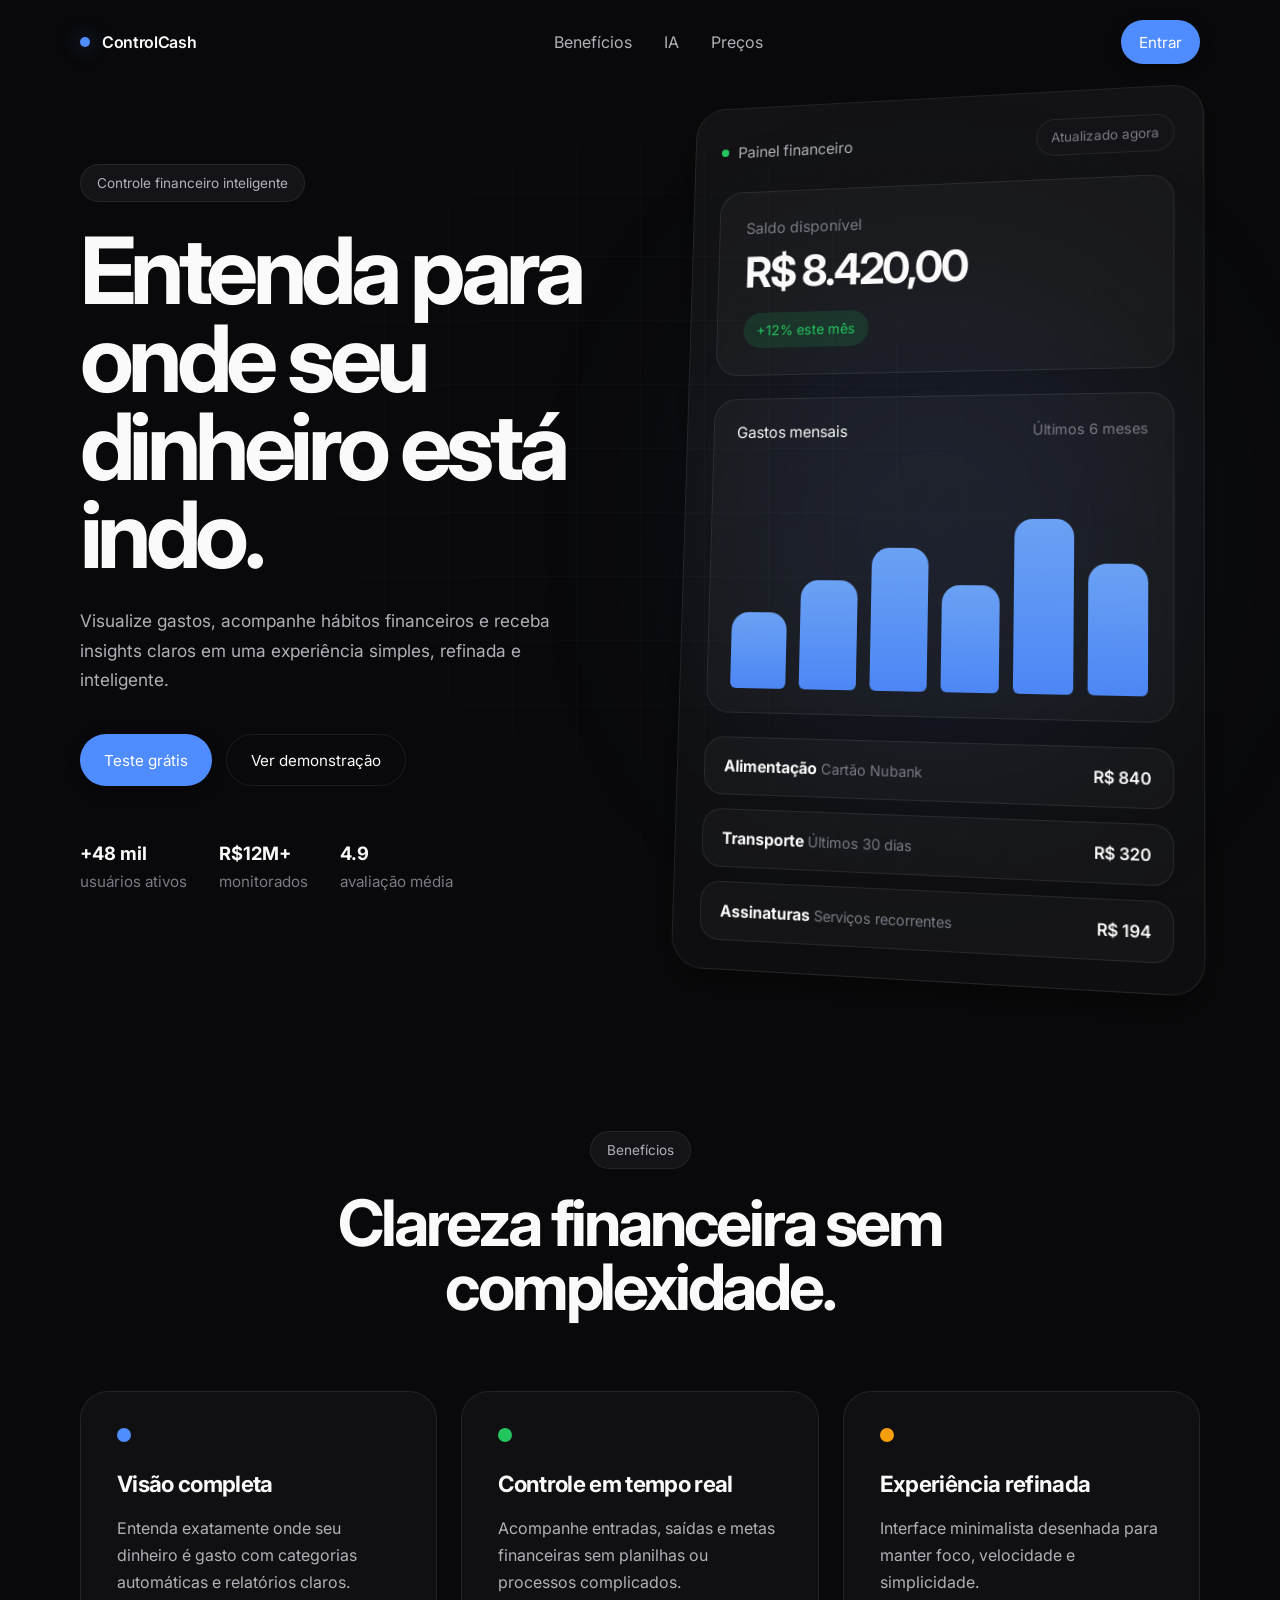
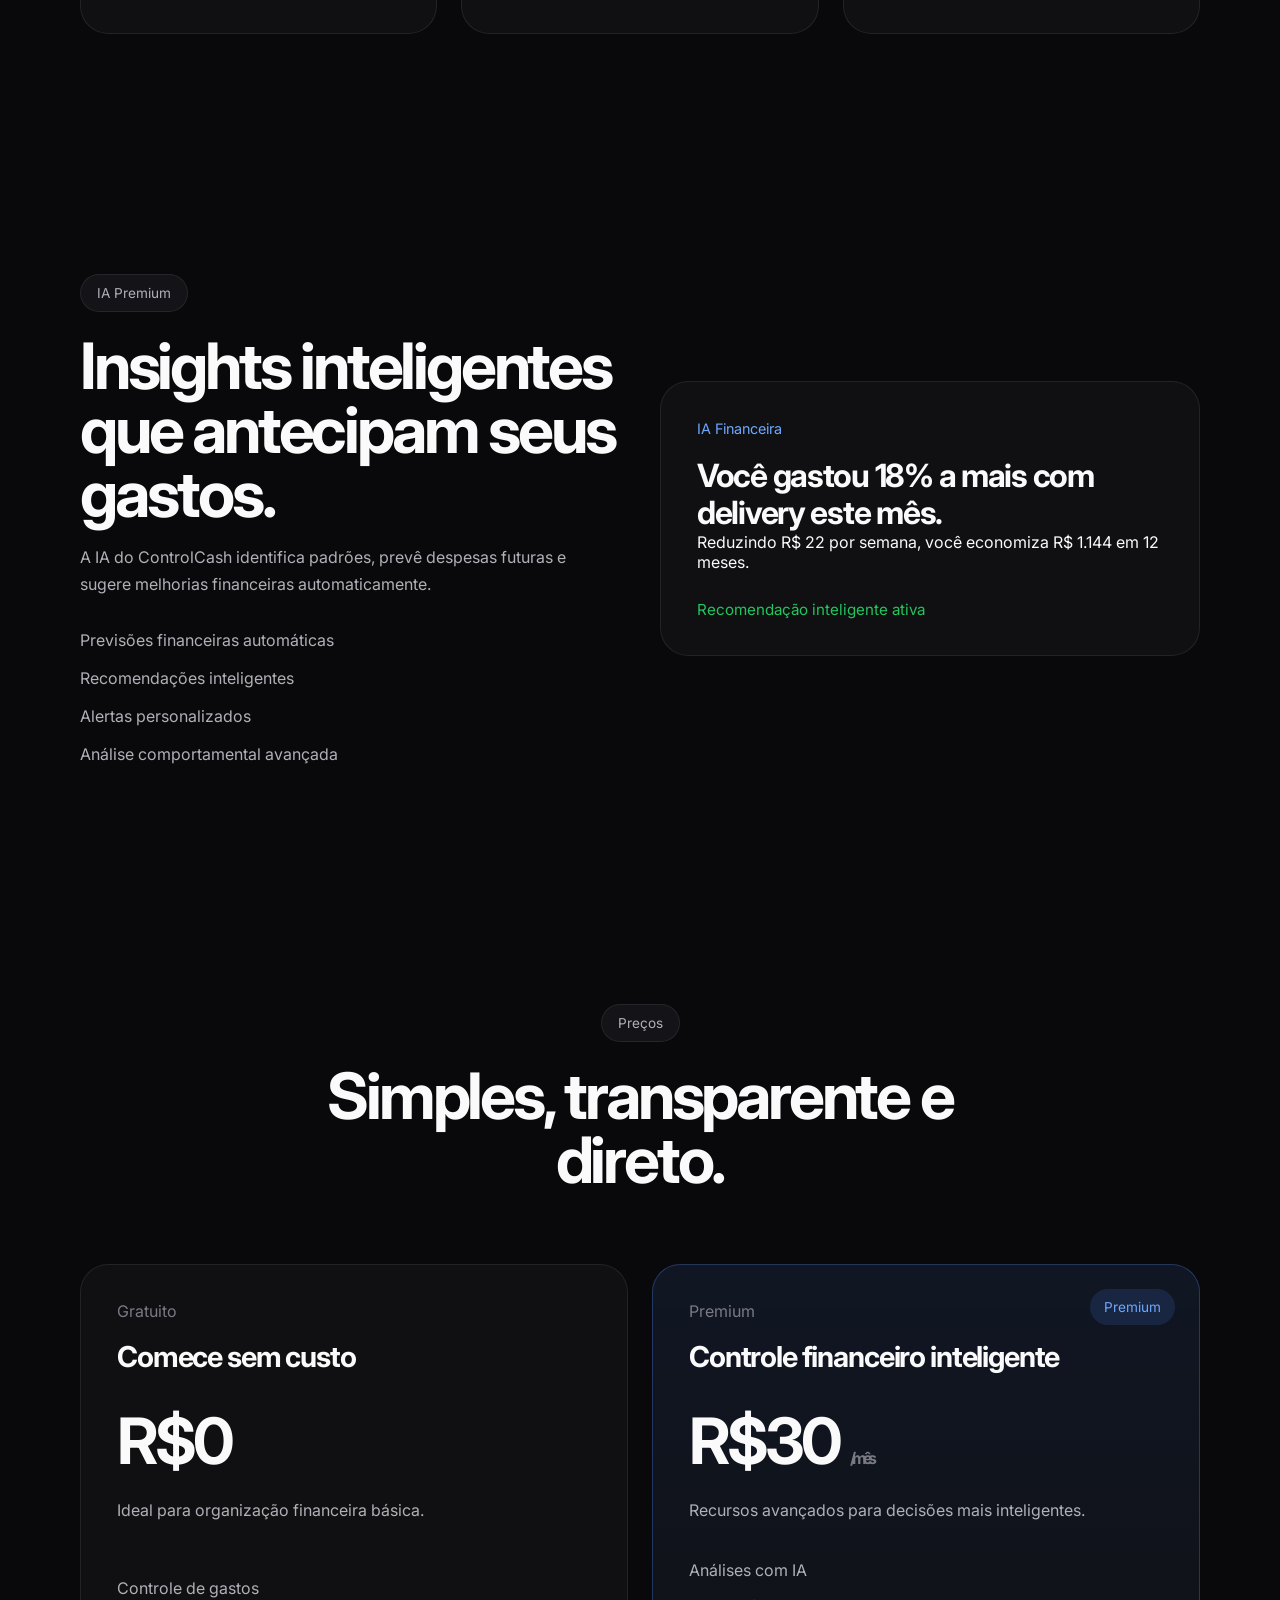
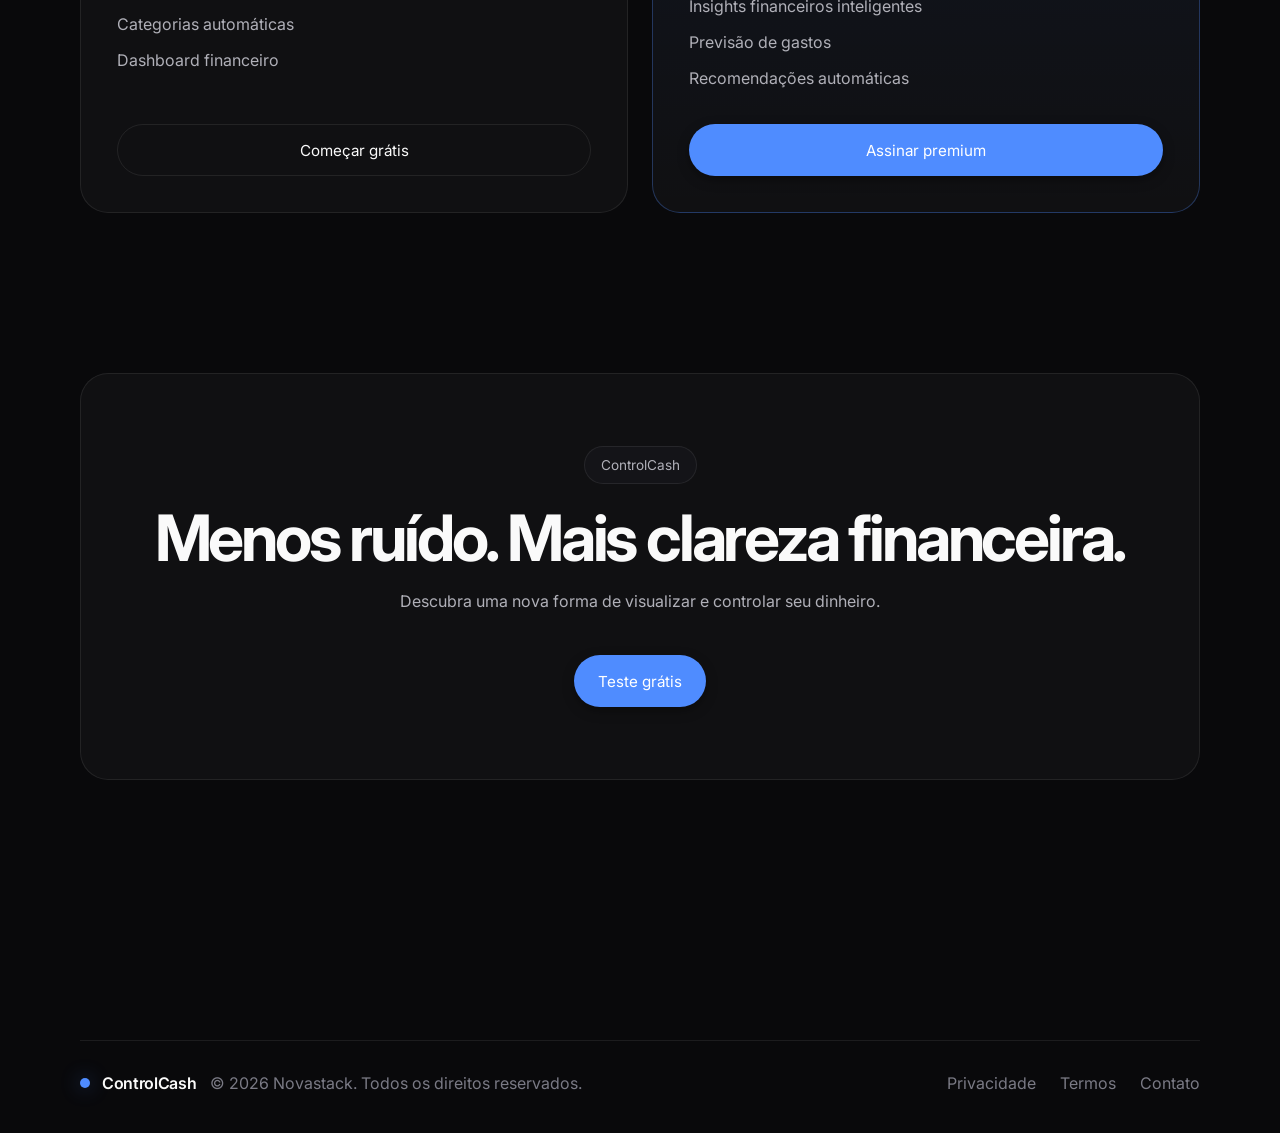
<file: index.html>
<!DOCTYPE html>
<html lang="pt-BR">
<head>
    <meta charset="UTF-8" />
    <meta name="viewport" content="width=device-width, initial-scale=1.0" />
    <title>ControlCash — Controle financeiro premium</title>

    <link rel="preconnect" href="https://fonts.googleapis.com">
    <link rel="preconnect" href="https://fonts.gstatic.com" crossorigin>
    <link
        href="https://fonts.googleapis.com/css2?family=Inter:wght@400;500;600;700&display=swap"
        rel="stylesheet"
    />

    <link rel="stylesheet" href="/styles/style.css" />
</head>
<body>

    <div class="bg-grid"></div>

    <header class="navbar" id="navbar">
        <div class="container nav-content">

            <a href="#" class="logo">
                <div class="logo-dot"></div>
                <span>ControlCash</span>
            </a>

            <nav class="nav-links">
                <a href="#benefits">Benefícios</a>
                <a href="#ai">IA</a>
                <a href="#pricing">Preços</a>
            </nav>

            <div class="nav-actions">
                <button class="primary-btn small" onclick="window.location.href='pages/auth.html'">
                    Entrar
                </button>
            </div>

            <button class="mobile-toggle" id="mobileToggle">
                <span></span>
                <span></span>
            </button>

        </div>

        <div class="mobile-menu" id="mobileMenu">
            <a href="#benefits">Benefícios</a>
            <a href="#ai">IA</a>
            <a href="#pricing">Preços</a>

            <button class="primary-btn full">
                Teste grátis
            </button>
        </div>
    </header>

    <main>

        <section class="hero">
            <div class="container hero-grid">

                <div class="hero-content reveal">

                    <div class="badge">
                        Controle financeiro inteligente
                    </div>

                    <h1>
                        Entenda para onde seu dinheiro está indo.
                    </h1>

                    <p>
                        Visualize gastos, acompanhe hábitos financeiros
                        e receba insights claros em uma experiência simples,
                        refinada e inteligente.
                    </p>

                    <div class="hero-actions">
                        <button class="primary-btn"  onclick="window.location.href='pages/auth.html'">
                            Teste grátis
                        </button>

                        <button class="ghost-btn large">
                            Ver demonstração
                        </button>
                    </div>

                    <div class="hero-metrics">
                        <div>
                            <strong>+48 mil</strong>
                            <span>usuários ativos</span>
                        </div>

                        <div>
                            <strong>R$12M+</strong>
                            <span>monitorados</span>
                        </div>

                        <div>
                            <strong>4.9</strong>
                            <span>avaliação média</span>
                        </div>
                    </div>

                </div>

                <div class="dashboard-wrapper reveal">

                    <div class="dashboard-card">

                        <div class="dashboard-top">
                            <div class="dashboard-title">
                                <span class="dot"></span>
                                Painel financeiro
                            </div>

                            <div class="dashboard-chip">
                                Atualizado agora
                            </div>
                        </div>

                        <div class="balance-card">
                            <span>Saldo disponível</span>
                            <h2>R$ 8.420,00</h2>

                            <div class="balance-trend positive">
                                +12% este mês
                            </div>
                        </div>

                        <div class="chart-area">

                            <div class="chart-header">
                                <span>Gastos mensais</span>
                                <span>Últimos 6 meses</span>
                            </div>

                            <div class="chart">
                                <div class="bar h1"></div>
                                <div class="bar h2"></div>
                                <div class="bar h3"></div>
                                <div class="bar h4"></div>
                                <div class="bar h5"></div>
                                <div class="bar h6"></div>
                            </div>

                        </div>

                        <div class="expenses-list">

                            <div class="expense-item">
                                <div>
                                    <strong>Alimentação</strong>
                                    <span>Cartão Nubank</span>
                                </div>

                                <p>R$ 840</p>
                            </div>

                            <div class="expense-item">
                                <div>
                                    <strong>Transporte</strong>
                                    <span>Últimos 30 dias</span>
                                </div>

                                <p>R$ 320</p>
                            </div>

                            <div class="expense-item">
                                <div>
                                    <strong>Assinaturas</strong>
                                    <span>Serviços recorrentes</span>
                                </div>

                                <p>R$ 194</p>
                            </div>

                        </div>

                    </div>

                </div>

            </div>
        </section>

        <section class="benefits" id="benefits">

            <div class="container">

                <div class="section-header reveal">
                    <span class="section-label">
                        Benefícios
                    </span>

                    <h2>
                        Clareza financeira sem complexidade.
                    </h2>
                </div>

                <div class="benefits-grid">

                    <article class="benefit-card reveal">
                        <div class="icon blue"></div>

                        <h3>Visão completa</h3>

                        <p>
                            Entenda exatamente onde seu dinheiro é gasto
                            com categorias automáticas e relatórios claros.
                        </p>
                    </article>

                    <article class="benefit-card reveal">
                        <div class="icon green"></div>

                        <h3>Controle em tempo real</h3>

                        <p>
                            Acompanhe entradas, saídas e metas financeiras
                            sem planilhas ou processos complicados.
                        </p>
                    </article>

                    <article class="benefit-card reveal">
                        <div class="icon orange"></div>

                        <h3>Experiência refinada</h3>

                        <p>
                            Interface minimalista desenhada para manter
                            foco, velocidade e simplicidade.
                        </p>
                    </article>

                </div>

            </div>

        </section>

        <section class="ai-section" id="ai">

            <div class="container ai-container reveal">

                <div class="ai-content">

                    <span class="section-label">
                        IA Premium
                    </span>

                    <h2>
                        Insights inteligentes que antecipam seus gastos.
                    </h2>

                    <p>
                        A IA do ControlCash identifica padrões,
                        prevê despesas futuras e sugere melhorias
                        financeiras automaticamente.
                    </p>

                    <ul class="ai-list">
                        <li>Previsões financeiras automáticas</li>
                        <li>Recomendações inteligentes</li>
                        <li>Alertas personalizados</li>
                        <li>Análise comportamental avançada</li>
                    </ul>

                </div>

                <div class="ai-panel">

                    <div class="ai-card">
                        <span>IA Financeira</span>

                        <h3>
                            Você gastou 18% a mais com delivery este mês.
                        </h3>

                        <p>
                            Reduzindo R$ 22 por semana,
                            você economiza R$ 1.144 em 12 meses.
                        </p>

                        <div class="ai-footer">
                            Recomendação inteligente ativa
                        </div>
                    </div>

                </div>

            </div>

        </section>

        <section class="pricing" id="pricing">

            <div class="container">

                <div class="section-header reveal">
                    <span class="section-label">
                        Preços
                    </span>

                    <h2>
                        Simples, transparente e direto.
                    </h2>
                </div>

                <div class="pricing-grid">

                    <article class="price-card reveal">

                        <div>
                            <span class="plan-label">
                                Gratuito
                            </span>

                            <h3>Comece sem custo</h3>

                            <div class="price">
                                R$0
                            </div>

                            <p>
                                Ideal para organização financeira básica.
                            </p>
                        </div>

                        <ul>
                            <li>Controle de gastos</li>
                            <li>Categorias automáticas</li>
                            <li>Dashboard financeiro</li>
                        </ul>

                        <button class="ghost-btn full">
                            Começar grátis
                        </button>

                    </article>

                    <article class="price-card featured reveal">

                        <div class="premium-badge">
                            Premium
                        </div>

                        <div>
                            <span class="plan-label">
                                Premium
                            </span>

                            <h3>Controle financeiro inteligente</h3>

                            <div class="price">
                                R$30
                                <span>/ mês</span>
                            </div>

                            <p>
                                Recursos avançados para decisões mais inteligentes.
                            </p>
                        </div>

                        <ul>
                            <li>Análises com IA</li>
                            <li>Insights financeiros inteligentes</li>
                            <li>Previsão de gastos</li>
                            <li>Recomendações automáticas</li>
                        </ul>

                        <button class="primary-btn full">
                            Assinar premium
                        </button>

                    </article>

                </div>

            </div>

        </section>

        <section class="final-cta">

            <div class="container reveal">

                <div class="cta-card">

                    <span class="section-label">
                        ControlCash
                    </span>

                    <h2>
                        Menos ruído. Mais clareza financeira.
                    </h2>

                    <p>
                        Descubra uma nova forma de visualizar e controlar seu dinheiro.
                    </p>

                    <button class="primary-btn">
                        Teste grátis
                    </button>

                </div>

            </div>

        </section>

    </main>


     <footer class="footer">
        <div class="content">
            <span>
                
                <br>
                
            </span>
        </div>
    </footer>

    <footer class="footer">
        <div class="container footer-content">

            <div class="footer-brand">
                <div class="logo">
                    <div class="logo-dot"></div>
                    <span>ControlCash</span>
                </div>
                <p>
                    © 2026 <a href="https://novastackweb.github.io/NovaStackLandingPage/">Novastack</a>. Todos os direitos
                reservados.
                </p>
            </div>

            <div class="footer-links">
                <a href="#">Privacidade</a>
                <a href="#">Termos</a>
                <a href="#">Contato</a>
            </div>

        </div>
    </footer>

    <script src="/js/script.js"></script>
</body>
</html>
</file>
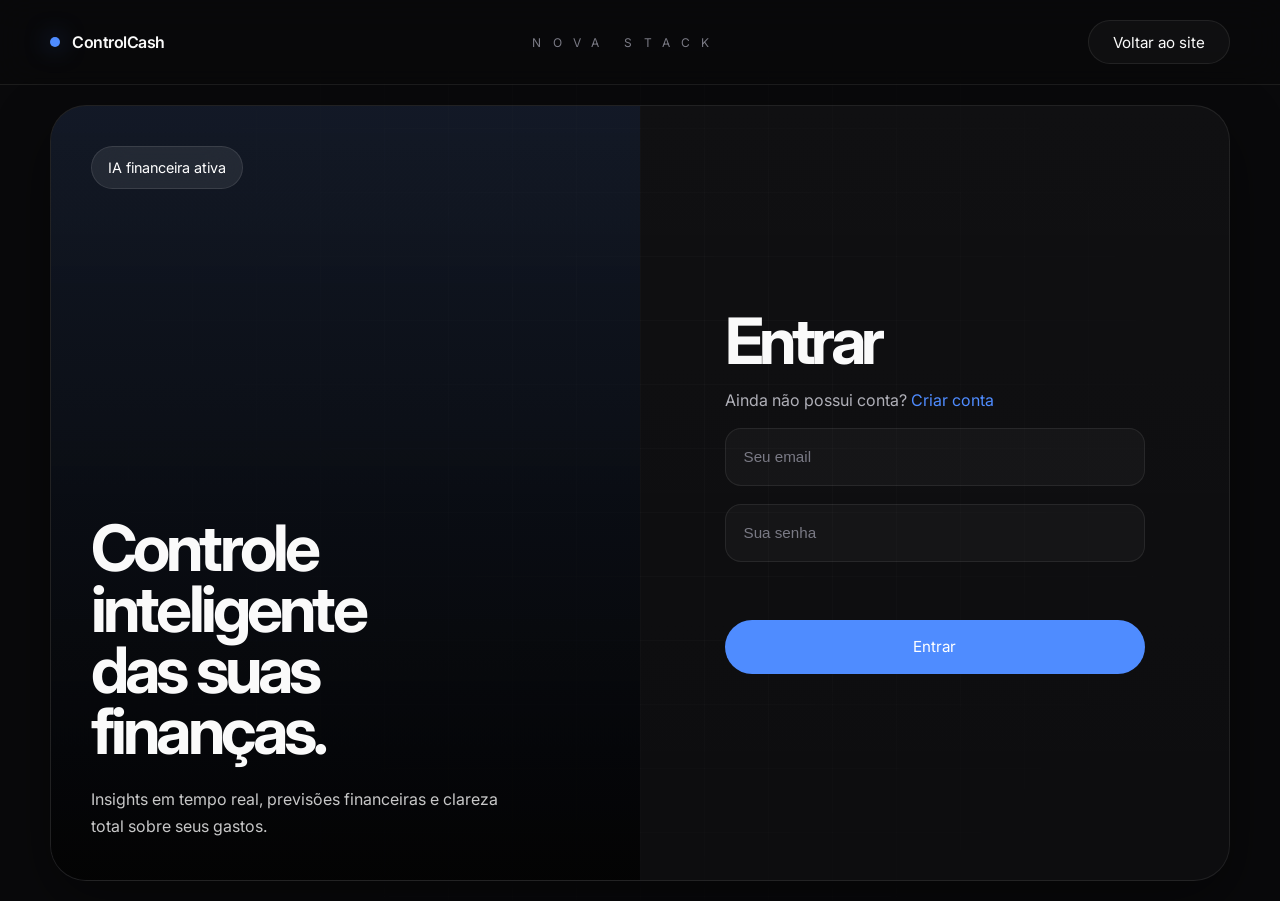
<file: auth.html>
<!-- index.html -->
<!DOCTYPE html>
<html lang="pt-BR">
<head>
  <meta charset="UTF-8" />
  <meta name="viewport" content="width=device-width, initial-scale=1.0"/>

  <title>ControlCash — Login</title>

  <link rel="preconnect" href="https://fonts.googleapis.com">
  <link rel="preconnect" href="https://fonts.gstatic.com" crossorigin>

  <link
    href="https://fonts.googleapis.com/css2?family=Inter:wght@400;500;600;700&display=swap"
    rel="stylesheet"
  />

  <link rel="stylesheet" href="auth.css"/>
</head>

<body>

  <div class="bg-grid"></div>

  <!-- NAVBAR -->
  <header class="navbar">

    <div class="container nav-content">

      <a href="index.html" class="logo">
        <div class="logo-dot"></div>
        <span>ControlCash</span>
      </a>

      <nav class="nav-links">
        <a href="#">NOVA STACK</a>
      </nav>

      <div class="nav-actions">
        <button class="ghost-btn small" onclick="window.location.href='index.html'">
          Voltar ao site
        </button>
      </div>

    </div>

  </header>

  <!-- AUTH -->
  <main class="auth-page">

    <section class="auth-wrapper">

      <!-- LEFT -->
      <div class="auth-visual">

        <div class="visual-overlay"></div>

        <div class="visual-content">

          <div class="visual-badge">
            IA financeira ativa
          </div>

          <div class="visual-bottom">

            <h2>
              Controle inteligente<br/>
              das suas finanças.
            </h2>

            <p>
              Insights em tempo real,
              previsões financeiras
              e clareza total sobre seus gastos.
            </p>

          </div>

        </div>

      </div>

      <!-- RIGHT -->
      <div class="auth-content">

        <!-- LOGIN -->
        <form class="auth-form active" id="loginForm">

          <div class="form-header">
            <h1>Entrar</h1>

            <p>
              Ainda não possui conta?
              <a href="#" id="showRegister">
                Criar conta
              </a>
            </p>
          </div>

          <div class="input-group">
            <input
              type="email"
              id="loginEmail"
              placeholder="Seu email"
              required
            />
          </div>

          <div class="input-group">
            <input
              type="password"
              id="loginPassword"
              placeholder="Sua senha"
              required
            />
          </div>

          <p class="error-message" id="loginError"></p>

          <button type="submit" class="primary-btn full" id="loginBtn">
            <span>Entrar</span>
            <div class="spinner"></div>
          </button>

        </form>

        <!-- REGISTER -->
        <form class="auth-form" id="registerForm">

          <div class="form-header">
            <h1>Criar conta</h1>

            <p>
              Já possui conta?
              <a href="#" id="showLogin">
                Entrar
              </a>
            </p>
          </div>

          <div class="input-group">
            <input
              type="text"
              id="registerName"
              placeholder="Seu nome"
              required
            />
          </div>

          <div class="input-group">
            <input
              type="email"
              id="registerEmail"
              placeholder="Seu email"
              required
            />
          </div>

          <div class="input-group">
            <input
              type="password"
              id="registerPassword"
              placeholder="Sua senha"
              required
            />
          </div>

          <p class="error-message" id="registerError"></p>

          <button type="submit" class="primary-btn full" id="registerBtn">
            <span>Criar conta</span>
            <div class="spinner"></div>
          </button>

        </form>

      </div>

    </section>

  </main>

  <script src="auth.js"></script>

</body>
</html>
</file>
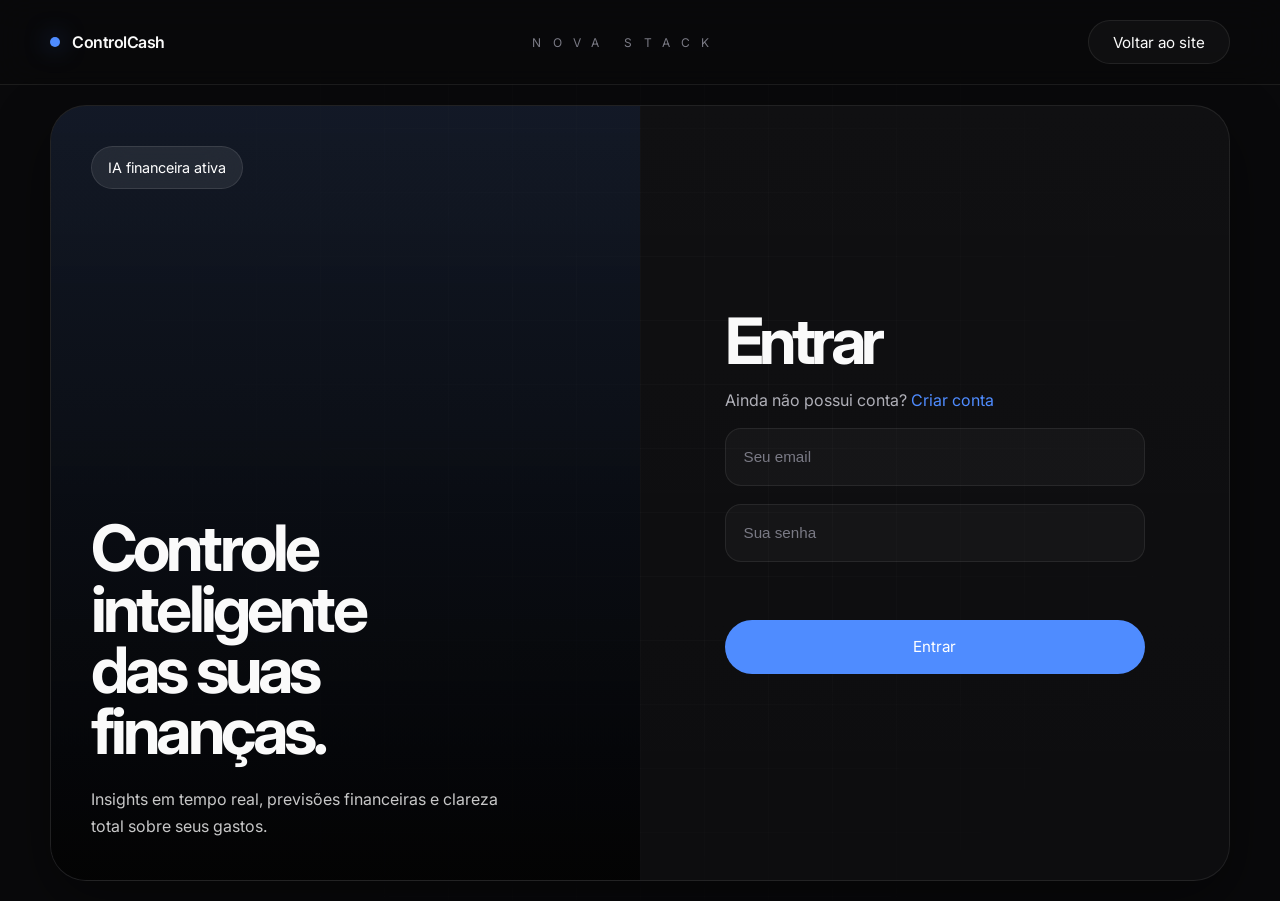
<file: pages/auth.html>
<!-- index.html -->
<!DOCTYPE html>
<html lang="pt-BR">
<head>
  <meta charset="UTF-8" />
  <meta name="viewport" content="width=device-width, initial-scale=1.0"/>

  <title>ControlCash — Login</title>

  <link rel="preconnect" href="https://fonts.googleapis.com">
  <link rel="preconnect" href="https://fonts.gstatic.com" crossorigin>

  <link
    href="https://fonts.googleapis.com/css2?family=Inter:wght@400;500;600;700&display=swap"
    rel="stylesheet"
  />

  <link rel="stylesheet" href="/styles/auth.css"/>
</head>

<body>

  <div class="bg-grid"></div>

  <!-- NAVBAR -->
  <header class="navbar">

    <div class="container nav-content">

      <a href="index.html" class="logo">
        <div class="logo-dot"></div>
        <span>ControlCash</span>
      </a>

      <nav class="nav-links">
        <a href="#">NOVA STACK</a>
      </nav>

      <div class="nav-actions">
        <button class="ghost-btn small" onclick="window.location.href='../index.html'">
          Voltar ao site
        </button>
      </div>

    </div>

  </header>

  <!-- AUTH -->
  <main class="auth-page">

    <section class="auth-wrapper">

      <!-- LEFT -->
      <div class="auth-visual">

        <div class="visual-overlay"></div>

        <div class="visual-content">

          <div class="visual-badge">
            IA financeira ativa
          </div>

          <div class="visual-bottom">

            <h2>
              Controle inteligente<br/>
              das suas finanças.
            </h2>

            <p>
              Insights em tempo real,
              previsões financeiras
              e clareza total sobre seus gastos.
            </p>

          </div>

        </div>

      </div>

      <!-- RIGHT -->
      <div class="auth-content">

        <!-- LOGIN -->
        <form class="auth-form active" id="loginForm">

          <div class="form-header">
            <h1>Entrar</h1>

            <p>
              Ainda não possui conta?
              <a href="#" id="showRegister">
                Criar conta
              </a>
            </p>
          </div>

          <div class="input-group">
            <input
              type="email"
              id="loginEmail"
              placeholder="Seu email"
              required
            />
          </div>

          <div class="input-group">
            <input
              type="password"
              id="loginPassword"
              placeholder="Sua senha"
              required
            />
          </div>

          <p class="error-message" id="loginError"></p>

          <button type="submit" class="primary-btn full" id="loginBtn">
            <span>Entrar</span>
            <div class="spinner"></div>
          </button>

        </form>

        <!-- REGISTER -->
        <form class="auth-form" id="registerForm">

          <div class="form-header">
            <h1>Criar conta</h1>

            <p>
              Já possui conta?
              <a href="#" id="showLogin">
                Entrar
              </a>
            </p>
          </div>

          <div class="input-group">
            <input
              type="text"
              id="registerName"
              placeholder="Seu nome"
              required
            />
          </div>

          <div class="input-group">
            <input
              type="email"
              id="registerEmail"
              placeholder="Seu email"
              required
            />
          </div>

          <div class="input-group">
            <input
              type="password"
              id="registerPassword"
              placeholder="Sua senha"
              required
            />
          </div>

          <p class="error-message" id="registerError"></p>

          <button type="submit" class="primary-btn full" id="registerBtn">
            <span>Criar conta</span>
            <div class="spinner"></div>
          </button>

        </form>

      </div>

    </section>

  </main>

  <script src="/js/auth.js"></script>

</body>
</html>
</file>
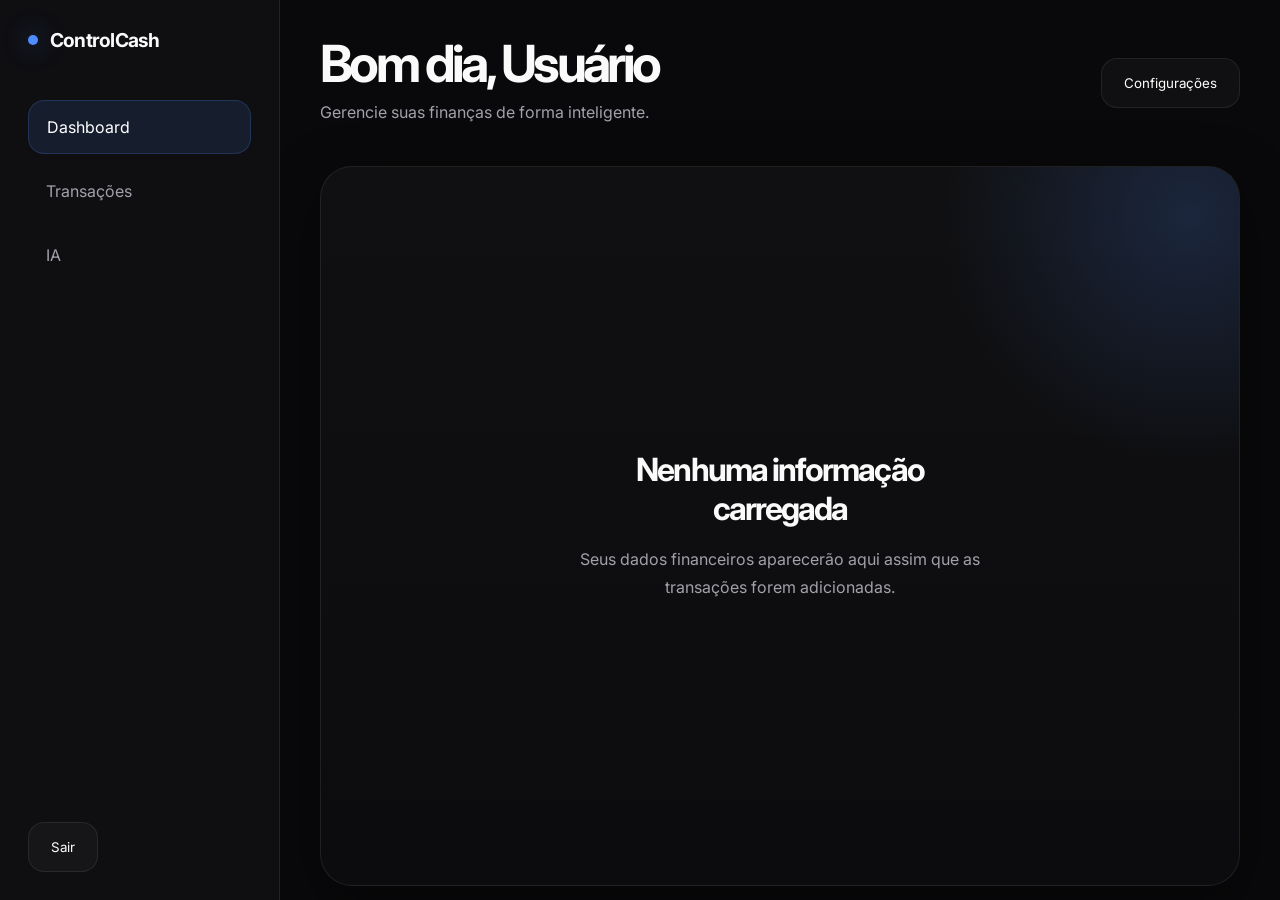
<file: pages/dashboard.html>
<!DOCTYPE html>
<html lang="pt-BR">

<head>
  <meta charset="UTF-8" />
  <meta name="viewport" content="width=device-width, initial-scale=1.0" />

  <title>ControlCash</title>

  <link rel="stylesheet" href="/styles/dashboard.css" />

   <link rel="preconnect" href="https://fonts.googleapis.com">
  <link rel="preconnect" href="https://fonts.gstatic.com" crossorigin>

  <link
    href="https://fonts.googleapis.com/css2?family=Inter:wght@400;500;600;700&display=swap"
    rel="stylesheet"
  />

</head>

<body>

  <section class="dashboard">

    <aside class="sidebar">

      <div class="sidebar-top">

        <div class="logo">
          <div class="logo-dot"></div>
          <h2>ControlCash</h2>
        </div>

        <nav class="sidebar-nav">

          <a href="#" class="menu-item active">
            Dashboard
          </a>

          <a href="transactions.html" class="menu-item">
            Transações
          </a>

          <a href="#" class="menu-item">
            IA
          </a>

        </nav>

      </div>

      <div class="sidebar-bottom">

        <button class="logout-btn">
          Sair
        </button>

      </div>

    </aside>

    <nav class="mobile-menu">
        <a href="transactions.html" class="mobile-item">Transações</a>
        <a href="#" class="mobile-add">+</a>
        <a href="#" class="mobile-item">IA</a>
    </nav>

    <main class="main-container">

      <header class="topbar">

        <div class="topbar-text">
          <h1 id="welcome-title"></h1>
          <p>Gerencie suas finanças de forma inteligente.</p>
        </div>

        <div class="topbar-actions">

          <button class="ghost-btn">
            Configurações
          </button>

        </div>

      </header>

      <section class="content-area">

        <div class="empty-state">

          <h2>Nenhuma informação carregada</h2>

          <p>
            Seus dados financeiros aparecerão aqui assim que as
            transações forem adicionadas.
          </p>

        </div>

      </section>

    </main>

  </section>

  
    <script src="/js/dashboard.js"></script>
</body>
</html>
</file>
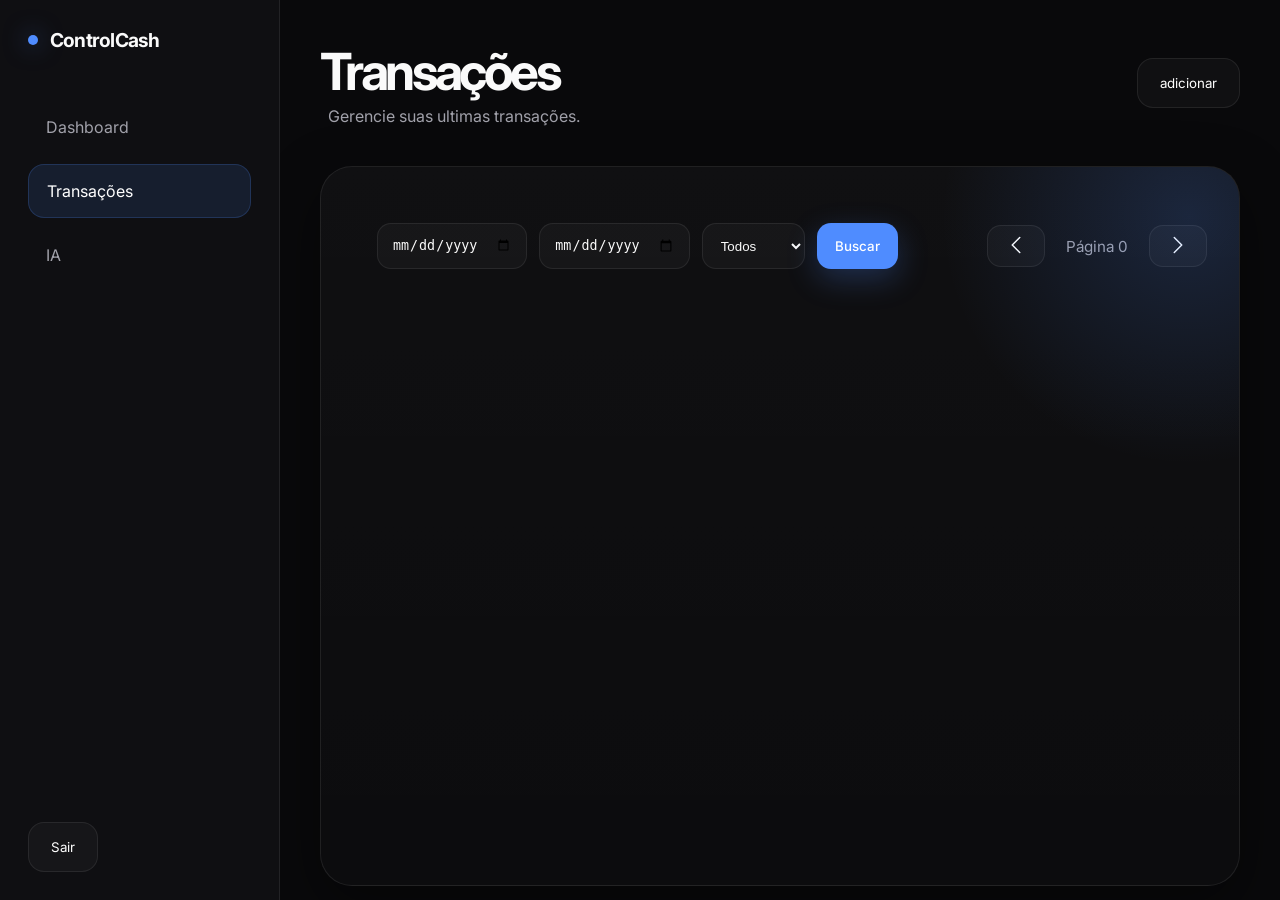
<file: pages/transactions.html>
<!DOCTYPE html>
<html lang="pt-BR">

<head>
  <meta charset="UTF-8" />
  <meta name="viewport" content="width=device-width, initial-scale=1.0" />

  <title>ControlCash</title>

  <link rel="stylesheet" href="/styles/transaction.css" />

  <link rel="preconnect" href="https://fonts.googleapis.com">
  <link rel="preconnect" href="https://fonts.gstatic.com" crossorigin>

  <link href="https://fonts.googleapis.com/css2?family=Inter:wght@400;500;600;700&display=swap" rel="stylesheet" />

</head>

<body>

  <section class="dashboard">

    <aside class="sidebar">

      <div class="sidebar-top">

        <div class="logo">
          <div class="logo-dot"></div>
          <h2>ControlCash</h2>
        </div>

        <nav class="sidebar-nav">

          <a href="dashboard.html" class="menu-item">
            Dashboard
          </a>

          <a href="#" class="menu-item active">
            Transações
          </a>

          <a href="#" class="menu-item">
            IA
          </a>

        </nav>

      </div>

      <div class="sidebar-bottom">

        <button class="logout-btn" onclick="window.location.href='../index.html'">
          Sair
        </button>

      </div>

    </aside>

    <nav class="mobile-menu">

      <a href="dashboard.html" class="mobile-item">Dashboard</a>
      <a href="registerItem/newTransaction.html" class="mobile-add">+</a>
      <a href="#" class="mobile-item">IA</a>
    </nav>

    <main class="main-container">

      <header class="topbar">

        <div class="topbar-text">
          <h1 id="welcome-title">Transações</h1>
          <p>Gerencie suas ultimas transações.</p>
        </div>

        <div class="topbar-actions">

          <button class="ghost-btn">
            adicionar
          </button>

        </div>

      </header>

      <section class="content-area">

        <div class="toolbar">
          <div class="filters">

            <input type="date" id="startDate">
            <input type="date" id="endDate">

            <select id="type">
              <option value="">Todos</option>
              <option value="INCOME">Receita</option>
              <option value="EXPENSE">Despesa</option>
            </select>

            <button onclick="loadTransactions()">Buscar</button>

          </div>

          <div class="pagination">

            <button onclick="prevPage()">
              <svg xmlns="http://www.w3.org/2000/svg" fill="none" viewBox="0 0 24 24" stroke-width="1.5"
                stroke="currentColor" width="24" height="24">
                <path stroke-linecap="round" stroke-linejoin="round" d="M15.75 19.5 8.25 12l7.5-7.5" />
              </svg>

            </button>

            <span id="pageInfo">
              Página 0
            </span>

            <button onclick="nextPage()">
              <svg xmlns="http://www.w3.org/2000/svg" fill="none" viewBox="0 0 24 24" stroke-width="1.5"
                stroke="currentColor" width="24" height="24">
                <path stroke-linecap="round" stroke-linejoin="round" d="m8.25 4.5 7.5 7.5-7.5 7.5" />
              </svg>
            </button>

          </div>


        </div>
        <div id="transactions"></div>
      </section>

    </main>

  </section>


  <script src="/js/transaction.js"></script>
</body>

</html>
</file>
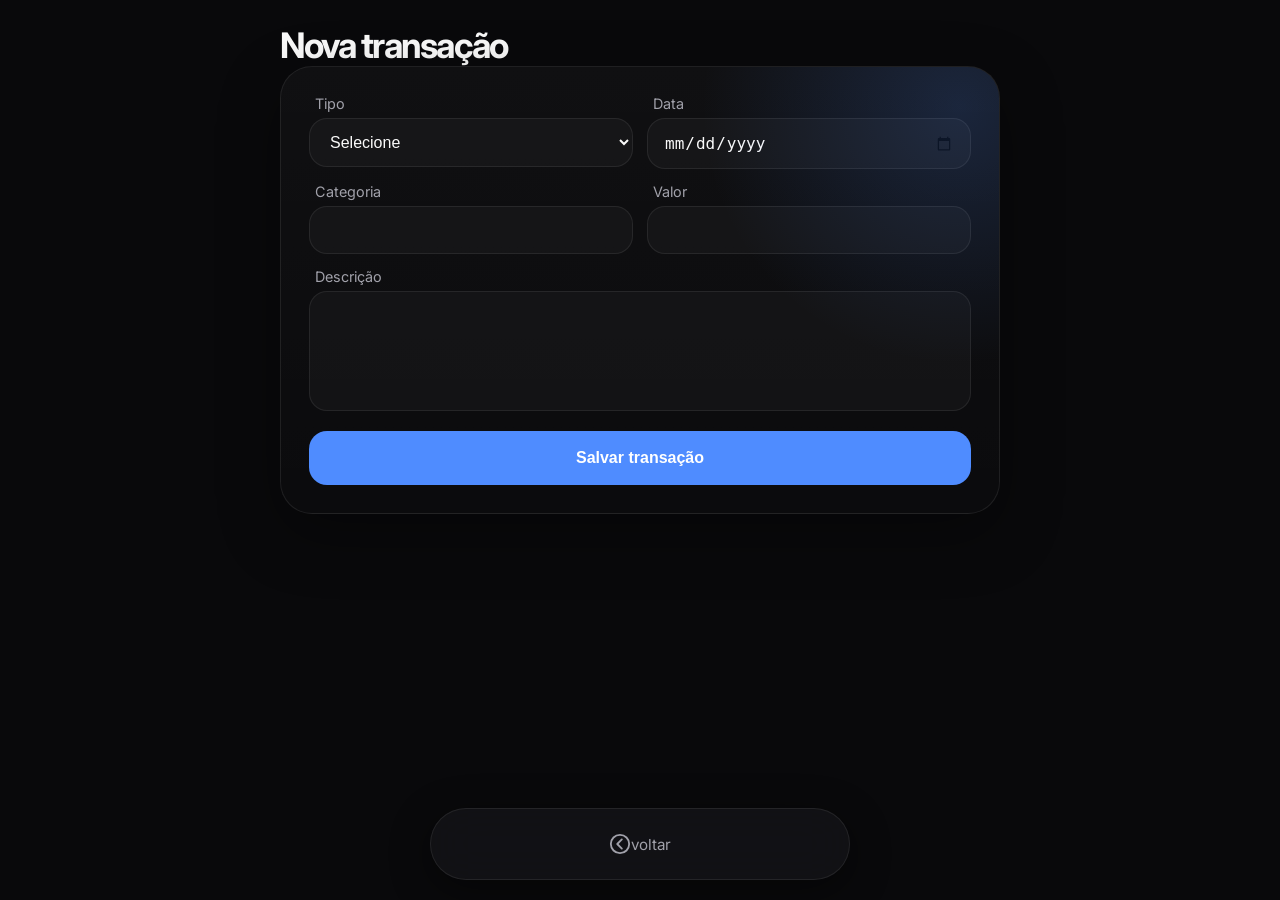
<file: pages/registerItem/newTransaction.html>
<!DOCTYPE html>
<html lang="pt-BR">

<head>
  <meta charset="UTF-8" />
  <meta name="viewport" content="width=device-width, initial-scale=1.0" />

  <title>ControlCash</title>

  <link rel="stylesheet" href="/styles/newTransaction.css" />

   <link rel="preconnect" href="https://fonts.googleapis.com">
  <link rel="preconnect" href="https://fonts.gstatic.com" crossorigin>

  <link
    href="https://fonts.googleapis.com/css2?family=Inter:wght@400;500;600;700&display=swap"
    rel="stylesheet"
  />

</head>

<body>

  <section class="dashboard">

    <nav class="mobile-menu">

        <a href="../transactions.html" class="mobile-item">
            <svg width="22" height="22" viewBox="0 0 24 24" fill="none">
            <path d="M14 7l-5 5 5 5" stroke="currentColor" stroke-width="2"
                    stroke-linecap="round" stroke-linejoin="round"/>
            <circle cx="12" cy="12" r="10" stroke="currentColor" stroke-width="2"/>
            </svg>
             voltar</a>
    </nav>

    <main class="main-container">


        <div class="topbar-text">
          <h1 id="welcome-title">Nova transação</h1>
        </div>

        <section class="form-container">

        <form id="transactionForm">

            <div class="input-group">
            <label for="type">Tipo</label>

            <select id="type" required>
                <option value="">Selecione</option>
                <option value="INCOME">Receita</option>
                <option value="EXPENSE">Despesa</option>
            </select>
            </div>

            <div class="input-group">
            <label for="date">Data</label>
            <input type="date" id="date" required>
            </div>

            <div class="input-group">
            <label for="category">Categoria</label>
            <input type="text" id="category">
            </div>

            <div class="input-group">
            <label for="value">Valor</label>
            <input type="number" id="value">
            </div>

            <div class="input-group">
            <label for="description">Descrição</label>
            <textarea id="description"></textarea>
            </div>

            <button type="submit" class="submit-btn">
            Salvar transação
            </button>

        </form>

        </section>

    </main>

  </section>

  
    <script src="/js/newTransaction.js"></script>
</body>
</html>
</file>
<file: styles/style.css>
:root {
    --bg: #09090B;
    --bg-secondary: #111114;
    --bg-tertiary: #18181B;

    --surface: #141418;
    --surface-hover: #1C1C21;
    --surface-active: #23232A;

    --primary: #4F8CFF;
    --primary-hover: #6EA8FE;
    --primary-soft: rgba(79, 140, 255, 0.14);

    --text: #FAFAFA;
    --text-secondary: #B0B0B8;
    --muted: #7A7A85;

    --border: rgba(255,255,255,0.08);
    --border-strong: rgba(255,255,255,0.14);

    --success: #22C55E;
    --warning: #F59E0B;
    --danger: #EF4444;

    --text-weight: 400;
    --subtitle-weight: 500;
    --title-weight: 600;
    --headline-weight: 700;

    --radius: 16px;

    --shadow-sm:
        0 1px 2px rgba(0,0,0,0.35);

    --shadow-md:
        0 4px 12px rgba(0,0,0,0.35);

    --shadow-lg:
        0 12px 32px rgba(0,0,0,0.45);

    font-family: "Inter", sans-serif;
}

* {
    margin: 0;
    padding: 0;
    box-sizing: border-box;
}

html {
    scroll-behavior: smooth;
}

body {
    background: var(--bg);
    color: var(--text);
    overflow-x: hidden;
}

a {
    text-decoration: none;
    color: inherit;
}

button {
    border: none;
    outline: none;
    cursor: pointer;
    font-family: inherit;
}

img {
    max-width: 100%;
}

.container {
    width: min(1120px, calc(100% - 40px));
    margin-inline: auto;
}

.bg-grid {
    position: fixed;
    inset: 0;
    background-image:
        linear-gradient(rgba(255,255,255,0.02) 1px, transparent 1px),
        linear-gradient(90deg, rgba(255,255,255,0.02) 1px, transparent 1px);
    background-size: 64px 64px;
    mask-image: radial-gradient(circle at center, black 20%, transparent 85%);
    pointer-events: none;
    z-index: -1;
}

.navbar {
    position: sticky;
    top: 0;
    z-index: 1000;
    transition: 0.3s ease;
}

.navbar.scrolled {
    background: rgba(9, 9, 11, 0.78);
    backdrop-filter: blur(16px);
    border-bottom: 1px solid var(--border);
}

.nav-content {
    height: 84px;
    display: flex;
    align-items: center;
    justify-content: space-between;
}

.logo {
    display: flex;
    align-items: center;
    gap: 12px;
    font-weight: 600;
    letter-spacing: -0.02em;
}

.logo-dot {
    width: 10px;
    height: 10px;
    border-radius: 999px;
    background: var(--primary);
    box-shadow: 0 0 20px rgba(79, 140, 255, 0.45);
}

.nav-links {
    display: none;
    gap: 32px;
}

.nav-links a {
    color: var(--text-secondary);
    transition: 0.25s ease;
}

.nav-links a:hover {
    color: var(--text);
}

.nav-actions {
    display: none;
    align-items: center;
    gap: 12px;
}

.primary-btn,
.ghost-btn {
    height: 52px;
    padding: 0 24px;
    border-radius: 999px;
    font-size: 0.95rem;
    transition: 0.3s ease;
}

.primary-btn {
    background: var(--primary);
    color: white;
    box-shadow: var(--shadow-md);
}

.primary-btn:hover {
    background: var(--primary-hover);
    transform: translateY(-1px);
}

.ghost-btn {
    background: transparent;
    border: 1px solid var(--border);
    color: var(--text);
}

.ghost-btn:hover {
    background: var(--surface-hover);
}

.primary-btn.small,
.ghost-btn.small {
    height: 44px;
    padding-inline: 18px;
}

.primary-btn.full,
.ghost-btn.full {
    width: 100%;
}

.mobile-toggle {
    width: 48px;
    height: 48px;
    border-radius: 14px;
    background: var(--surface);
    border: 1px solid var(--border);
    display: flex;
    flex-direction: column;
    justify-content: center;
    align-items: center;
    gap: 5px;
}

.mobile-toggle span {
    width: 18px;
    height: 1.5px;
    background: white;
}

.mobile-menu {
    display: none;
    flex-direction: column;
    gap: 16px;
    padding: 24px 20px;
    border-top: 1px solid var(--border);
    background: rgba(9, 9, 11, 0.95);
    backdrop-filter: blur(18px);
}

.mobile-menu.active {
    display: flex;
}

.hero {
    padding: 40px 0;
}

.hero-grid {
    display: grid;
    gap: 64px;
}

.badge,
.section-label {
    display: inline-flex;
    align-items: center;
    padding: 10px 16px;
    border-radius: 999px;
    background: var(--surface);
    border: 1px solid var(--border);
    color: var(--text-secondary);
    font-size: 0.85rem;
}

.hero-content h1 {
    margin-top: 24px;
    font-size: clamp(3rem, 8vw, 5.8rem);
    line-height: 0.95;
    letter-spacing: -0.06em;
    max-width: 680px;
}

.hero-content p {
    margin-top: 28px;
    max-width: 580px;
    color: var(--text-secondary);
    font-size: 1.08rem;
    line-height: 1.7;
}

.hero-actions {
    display: flex;
    flex-wrap: wrap;
    gap: 14px;
    margin-top: 40px;
}

.hero-metrics {
    margin-top: 56px;
    display: flex;
    flex-wrap: wrap;
    gap: 32px;
}

.hero-metrics div {
    display: flex;
    flex-direction: column;
    gap: 8px;
}

.hero-metrics strong {
    font-size: 1.15rem;
}

.hero-metrics span {
    color: var(--muted);
    font-size: 0.95rem;
}

.dashboard-wrapper {
    position: relative;
}

.dashboard-wrapper::before {
    content: "";
    position: absolute;
    inset: 0;
    background: radial-gradient(circle, rgba(79,140,255,0.12), transparent 70%);
    filter: blur(80px);
    z-index: -1;
}

.dashboard-card {
    background: linear-gradient(
        180deg,
        rgba(255,255,255,0.04),
        rgba(255,255,255,0.02)
    );

    border: 1px solid var(--border);
    border-radius: 32px;
    padding: 28px;
    box-shadow: var(--shadow-lg);
    display: none;
}

.dashboard-top,
.chart-header,
.expense-item {
    display: flex;
    align-items: center;
    justify-content: space-between;
}

.dashboard-title {
    display: flex;
    align-items: center;
    gap: 10px;
    color: var(--text-secondary);
}

.dot {
    width: 8px;
    height: 8px;
    border-radius: 999px;
    background: var(--success);
}

.dashboard-chip {
    padding: 10px 14px;
    border-radius: 999px;
    background: var(--surface);
    border: 1px solid var(--border);
    color: var(--muted);
    font-size: 0.85rem;
}

.balance-card {
    margin-top: 24px;
    padding: 28px;
    border-radius: 24px;
    background: rgba(255,255,255,0.03);
    border: 1px solid var(--border);
}

.balance-card span {
    color: var(--muted);
}

.balance-card h2 {
    margin-top: 10px;
    font-size: 2.8rem;
    letter-spacing: -0.05em;
}

.balance-trend {
    margin-top: 16px;
    width: fit-content;
    padding: 10px 14px;
    border-radius: 999px;
    font-size: 0.9rem;
}

.positive {
    background: rgba(34,197,94,0.14);
    color: var(--success);
}

.chart-area {
    margin-top: 24px;
    padding: 24px;
    border-radius: 24px;
    background: rgba(255,255,255,0.03);
    border: 1px solid var(--border);
}

.chart-header span:last-child {
    color: var(--muted);
    font-size: 0.9rem;
}

.chart {
    margin-top: 32px;
    height: 220px;
    display: flex;
    align-items: flex-end;
    gap: 14px;
}

.bar {
    flex: 1;
    border-radius: 18px 18px 6px 6px;
    background: linear-gradient(
        180deg,
        var(--primary-hover),
        var(--primary)
    );
    opacity: 0.95;
}

.h1 { height: 35%; }
.h2 { height: 50%; }
.h3 { height: 65%; }
.h4 { height: 48%; }
.h5 { height: 78%; }
.h6 { height: 58%; }

.expenses-list {
    margin-top: 24px;
    display: grid;
    gap: 14px;
}

.expense-item {
    padding: 18px 20px;
    border-radius: 20px;
    background: rgba(255,255,255,0.03);
    border: 1px solid var(--border);
}

.expense-item span {
    color: var(--muted);
    font-size: 0.9rem;
}

.expense-item p {
    font-weight: 600;
}

section {
    padding: 120px 0;
}

.section-header {
    text-align: center;
    max-width: 700px;
    margin: 0 auto 72px;
}

.section-header h2,
.ai-content h2,
.cta-card h2 {
    margin-top: 22px;
    font-size: clamp(2.3rem, 5vw, 4rem);
    line-height: 1;
    letter-spacing: -0.05em;
}

.benefits-grid,
.pricing-grid {
    display: grid;
    gap: 24px;
}

.benefit-card,
.price-card,
.ai-card,
.cta-card {
    background: rgba(255,255,255,0.03);
    border: 1px solid var(--border);
    border-radius: 28px;
    transition: 0.3s ease;
}

.benefit-card:hover,
.price-card:hover,
.ai-card:hover {
    transform: translateY(-4px);
    border-color: var(--border-strong);
}

.benefit-card {
    padding: 36px;
}

.icon {
    width: 14px;
    height: 14px;
    border-radius: 999px;
}

.icon.blue {
    background: var(--primary);
}

.icon.green {
    background: var(--success);
}

.icon.orange {
    background: var(--warning);
}

.benefit-card h3 {
    margin-top: 28px;
    font-size: 1.4rem;
    letter-spacing: -0.03em;
}

.benefit-card p,
.ai-content p,
.price-card p,
.cta-card p {
    margin-top: 18px;
    color: var(--text-secondary);
    line-height: 1.7;
}

.ai-container {
    display: grid;
    gap: 40px;
    align-items: center;
}

.ai-list {
    margin-top: 32px;
    display: grid;
    gap: 18px;
    list-style: none;
}

.ai-list li {
    color: var(--text-secondary);
}

.ai-card {
    padding: 36px;
}

.ai-card span {
    color: var(--primary-hover);
    font-size: 0.9rem;
}

.ai-card h3 {
    margin-top: 20px;
    font-size: 2rem;
    line-height: 1.15;
    letter-spacing: -0.04em;
}

.ai-footer {
    margin-top: 28px;
    color: var(--success);
    font-size: 0.95rem;
}

.price-card {
    position: relative;
    padding: 36px;
    display: flex;
    flex-direction: column;
    justify-content: space-between;
    gap: 36px;
}

.price-card.featured {
    border-color: rgba(79,140,255,0.3);
    background: linear-gradient(
        180deg,
        rgba(79,140,255,0.10),
        rgba(255,255,255,0.03)
    );
}

.plan-label {
    color: var(--muted);
}

.price-card h3 {
    margin-top: 18px;
    font-size: 1.8rem;
    letter-spacing: -0.04em;
}

.price {
    margin-top: 28px;
    font-size: 4rem;
    font-weight: 700;
    letter-spacing: -0.06em;
}

.price span {
    font-size: 1rem;
    color: var(--muted);
}

.price-card ul {
    display: grid;
    gap: 16px;
    list-style: none;
}

.price-card li {
    color: var(--text-secondary);
}

.premium-badge {
    position: absolute;
    top: 24px;
    right: 24px;
    padding: 10px 14px;
    border-radius: 999px;
    background: var(--primary-soft);
    color: var(--primary-hover);
    font-size: 0.85rem;
}

.final-cta {
    padding-top: 40px;
}

.cta-card {
    padding: 72px 32px;
    text-align: center;
}

.cta-card .primary-btn {
    margin-top: 40px;
}

.footer {
    padding: 40px 0;
}

.footer-content {
    display: flex;
    flex-direction: column;
    gap: 28px;
    align-items: center;
    justify-content: space-between;
    border-top: 1px solid var(--border);
    padding-top: 32px;
}

.footer-brand {
    display: flex;
    flex-direction: column;
    gap: 14px;
    align-items: center;
}

.footer-brand p{
    text-align: center;
    color: var(--muted);
}

.footer-links a {
    color: var(--muted);
}

.footer-links {
    display: flex;
    gap: 24px;
}

.reveal {
    opacity: 0;
    transform: translateY(30px);
    transition:
        opacity 0.8s ease,
        transform 0.8s ease;
}

.reveal.visible {
    opacity: 1;
    transform: translateY(0);
}

@media (min-width: 768px) {

    .hero {
        padding-top: 0px;
    }

    .hero-grid {
        grid-template-columns: 1fr 1fr;
        align-items: center;
    }

    .dashboard-card{
        display: block;
    }

    .benefits-grid {
        grid-template-columns: repeat(3, 1fr);
    }

    .pricing-grid {
        grid-template-columns: repeat(2, 1fr);
    }

    .ai-container {
        grid-template-columns: 1fr 1fr;
    }

    .footer-content,
    .footer-brand {
        flex-direction: row;
    }
}

@media (min-width: 1024px) {

    .nav-links,
    .nav-actions {
        display: flex;
    }

    .mobile-toggle {
        display: none;
    }

    .dashboard-card {
        transform:
            perspective(1400px)
            rotateY(-10deg)
            rotateX(5deg);
    }
}
</file>
<file: auth.css>
/* style.css */

:root {
  --bg: #09090B;
  --bg-secondary: #111114;

  --surface: #141418;
  --surface-hover: #1C1C21;

  --primary: #4F8CFF;
  --primary-hover: #6EA8FE;

  --text: #FAFAFA;
  --text-secondary: #B0B0B8;
  --muted: #7A7A85;

  --border: rgba(255,255,255,0.08);
  --border-strong: rgba(255,255,255,0.14);

  --shadow-lg:
    0 20px 60px rgba(0,0,0,0.45);

  --radius: 28px;

  font-family: "Inter", sans-serif;
}

* {
  margin: 0;
  padding: 0;
  box-sizing: border-box;
}

body {
  background: var(--bg);
  color: var(--text);
  overflow-x: hidden;

  height: 100%;
}

a {
  color: inherit;
  text-decoration: none;
}

button {
  border: none;
  outline: none;
  cursor: pointer;
  font-family: inherit;
}

.bg-grid {
  position: fixed;
  inset: 0;

  background-image:
    linear-gradient(rgba(255,255,255,0.02) 1px, transparent 1px),
    linear-gradient(90deg, rgba(255,255,255,0.02) 1px, transparent 1px);

  background-size: 64px 64px;

  mask-image: radial-gradient(circle at center, black 20%, transparent 85%);

  z-index: -1;
}

.container {
  width: min(1180px, calc(100% - 40px));
  margin-inline: auto;
}

/* NAVBAR */

.navbar {
  position: sticky;
  top: 0;
  z-index: 1000;

  background: rgba(9,9,11,0.72);
  backdrop-filter: blur(18px);

  border-bottom: 1px solid var(--border);
}

.nav-content {
  height: 84px;

  display: flex;
  align-items: center;
  justify-content: space-between;
}

.logo {
  display: flex;
  align-items: center;
  gap: 12px;

  font-weight: 600;
  letter-spacing: -0.03em;
}

.logo-dot {
  width: 10px;
  height: 10px;
  border-radius: 999px;

  background: var(--primary);

  box-shadow:
    0 0 24px rgba(79,140,255,0.55);
}

.nav-links {
  display: flex;
  gap: 32px;
}

.nav-links a {
  color: var(--muted);
  letter-spacing: 0.7rem;
  font-size: 12px;

  transition: 0.25s ease;
}

.nav-links a:hover {
  color: var(--text);
}

.nav-actions {
  display: flex;
}

.primary-btn,
.ghost-btn {
  height: 54px;
  padding: 0 24px;

  border-radius: 999px;

  font-size: 0.95rem;

  transition: 0.25s ease;
}

.primary-btn {
  background: var(--primary);
  color: white;
}

.primary-btn:hover {
  background: var(--primary-hover);
  transform: translateY(-1px);
}

.ghost-btn {
  background: rgba(255,255,255,0.03);
  border: 1px solid var(--border);
  color: var(--text);
}

.ghost-btn:hover {
  background: var(--surface-hover);
}

.ghost-btn.small {
  height: 44px;
}

/* AUTH */

.auth-page {
  height: calc(100vh - 84px);

  display: flex;
  align-items: center;
  justify-content: center;

  padding: 20px;
}

.auth-wrapper {
  width: 100%;
  max-width: 1180px;

  height: 100%;
  max-height: 900px;

  display: grid;
  grid-template-columns: 1fr 1fr;

  background:
    linear-gradient(
      180deg,
      rgba(255,255,255,0.03),
      rgba(255,255,255,0.02)
    );

  border: 1px solid var(--border);

  border-radius: 36px;

  overflow: hidden;

  box-shadow: var(--shadow-lg);
}
/* LEFT VISUAL */

.auth-visual {
  display: flex;
  position: relative;

  background:
    linear-gradient(
      rgba(0,0,0,0.25),
      rgba(0,0,0,0.45)
    ),

    url("https://images.unsplash.com/photo-1506744038136-46273834b3fb?q=80&w=1400&auto=format&fit=crop")
    center/cover;

  padding: 40px;

  flex-direction: column;
  justify-content: space-between;
}

.visual-overlay {
  position: absolute;
  inset: 0;

  background:
    linear-gradient(
      180deg,
      rgba(79,140,255,0.10),
      rgba(0,0,0,0.55)
    );
}

.visual-content {
  position: relative;
  z-index: 2;

  height: 100%;

  display: flex;
  flex-direction: column;
  justify-content: space-between;
}

.visual-badge {
  width: fit-content;

  padding: 12px 16px;

  border-radius: 999px;

  background: rgba(255,255,255,0.08);

  backdrop-filter: blur(18px);

  border: 1px solid rgba(255,255,255,0.10);

  color: white;

  font-size: 0.9rem;
}

.visual-bottom h2 {
  font-size: clamp(2.8rem, 5vw, 4.5rem);

  line-height: 0.95;

  letter-spacing: -0.06em;

  max-width: 420px;
}

.visual-bottom p {
  margin-top: 24px;

  max-width: 420px;

  color: rgba(255,255,255,0.78);

  line-height: 1.7;
}

/* RIGHT FORM */

.auth-content {
  display: flex;
  align-items: center;
  justify-content: center;

  padding: 60px;
}

.auth-form {
  width: 100%;
  max-width: 420px;

  display: none;

  animation: fade 0.35s ease;
}

.auth-form.active {
  display: block;
}

.form-header h1 {
  font-size: 4rem;

  letter-spacing: -0.07em;

  line-height: 0.9;
}

.form-header p {
  margin-top: 20px;

  color: var(--text-secondary);
}

.form-header a {
  color: var(--primary);
}

.input-group {
  margin-top: 18px;
}

input {
  width: 100%;
  height: 58px;

  padding: 0 18px;

  border-radius: 16px;

  background: rgba(255,255,255,0.03);

  border: 1px solid var(--border);

  color: white;

  font-size: 0.95rem;

  transition: 0.25s ease;

  outline: none;
}

input::placeholder {
  color: var(--muted);
}

input:focus {
  border-color: rgba(79,140,255,0.45);

  background: rgba(255,255,255,0.05);

  box-shadow:
    0 0 0 4px rgba(79,140,255,0.08);
}

.full {
  width: 100%;
}

.primary-btn.full {
  margin-top: 26px;
}

.error-message {
  min-height: 18px;

  margin-top: 14px;

  color: #ff7b7b;

  font-size: 0.88rem;
}

/* SPINNER */

.spinner {
  width: 18px;
  height: 18px;

  border-radius: 999px;

  border: 2px solid rgba(255,255,255,0.3);
  border-top-color: white;

  position: absolute;

  right: 18px;
  top: 50%;

  transform: translateY(-50%);

  display: none;

  animation: spin 1s linear infinite;
}

.primary-btn {
  position: relative;
}

.loading .spinner {
  display: block;
}

.loading span {
  opacity: 0.7;
}

/* ANIMATION */

@keyframes spin {
  to {
    transform: translateY(-50%) rotate(360deg);
  }
}

@keyframes fade {
  from {
    opacity: 0;
    transform: translateY(12px);
  }

  to {
    opacity: 1;
    transform: translateY(0);
  }
}

/* MOBILE */

@media (max-width: 980px) {

  .nav-links {
    display: none;
  }

  .auth-wrapper {
    grid-template-columns: 1fr;
  }

  .auth-visual {
    display: none;
    min-height: 320px;
  }

  .form-header h1 {
    font-size: 3rem;
  }

  .auth-content {
    padding: 40px 28px;
  }
}
</file>
<file: styles/auth.css>
/* style.css */

:root {
  --bg: #09090B;
  --bg-secondary: #111114;

  --surface: #141418;
  --surface-hover: #1C1C21;

  --primary: #4F8CFF;
  --primary-hover: #6EA8FE;

  --text: #FAFAFA;
  --text-secondary: #B0B0B8;
  --muted: #7A7A85;

  --border: rgba(255,255,255,0.08);
  --border-strong: rgba(255,255,255,0.14);

  --shadow-lg:
    0 20px 60px rgba(0,0,0,0.45);

  --radius: 28px;

  font-family: "Inter", sans-serif;
}

* {
  margin: 0;
  padding: 0;
  box-sizing: border-box;
}

body {
  background: var(--bg);
  color: var(--text);
  overflow-x: hidden;

  height: 100%;
}

a {
  color: inherit;
  text-decoration: none;
}

button {
  border: none;
  outline: none;
  cursor: pointer;
  font-family: inherit;
}

.bg-grid {
  position: fixed;
  inset: 0;

  background-image:
    linear-gradient(rgba(255,255,255,0.02) 1px, transparent 1px),
    linear-gradient(90deg, rgba(255,255,255,0.02) 1px, transparent 1px);

  background-size: 64px 64px;

  mask-image: radial-gradient(circle at center, black 20%, transparent 85%);

  z-index: -1;
}

.container {
  width: min(1180px, calc(100% - 40px));
  margin-inline: auto;
}

/* NAVBAR */

.navbar {
  position: sticky;
  top: 0;
  z-index: 1000;

  background: rgba(9,9,11,0.72);
  backdrop-filter: blur(18px);

  border-bottom: 1px solid var(--border);
}

.nav-content {
  height: 84px;

  display: flex;
  align-items: center;
  justify-content: space-between;
}

.logo {
  display: flex;
  align-items: center;
  gap: 12px;

  font-weight: 600;
  letter-spacing: -0.03em;
}

.logo-dot {
  width: 10px;
  height: 10px;
  border-radius: 999px;

  background: var(--primary);

  box-shadow:
    0 0 24px rgba(79,140,255,0.55);
}

.nav-links {
  display: flex;
  gap: 32px;
}

.nav-links a {
  color: var(--muted);
  letter-spacing: 0.7rem;
  font-size: 12px;

  transition: 0.25s ease;
}

.nav-links a:hover {
  color: var(--text);
}

.nav-actions {
  display: flex;
}

.primary-btn,
.ghost-btn {
  height: 54px;
  padding: 0 24px;

  border-radius: 999px;

  font-size: 0.95rem;

  transition: 0.25s ease;
}

.primary-btn {
  background: var(--primary);
  color: white;
}

.primary-btn:hover {
  background: var(--primary-hover);
  transform: translateY(-1px);
}

.ghost-btn {
  background: rgba(255,255,255,0.03);
  border: 1px solid var(--border);
  color: var(--text);
}

.ghost-btn:hover {
  background: var(--surface-hover);
}

.ghost-btn.small {
  height: 44px;
}

/* AUTH */

.auth-page {
  height: calc(100vh - 84px);

  display: flex;
  align-items: center;
  justify-content: center;

  padding: 20px;
}

.auth-wrapper {
  width: 100%;
  max-width: 1180px;

  height: 100%;
  max-height: 900px;

  display: grid;
  grid-template-columns: 1fr 1fr;

  background:
    linear-gradient(
      180deg,
      rgba(255,255,255,0.03),
      rgba(255,255,255,0.02)
    );

  border: 1px solid var(--border);

  border-radius: 36px;

  overflow: hidden;

  box-shadow: var(--shadow-lg);
}
/* LEFT VISUAL */

.auth-visual {
  display: flex;
  position: relative;

  background:
    linear-gradient(
      rgba(0,0,0,0.25),
      rgba(0,0,0,0.45)
    ),

    url("https://images.unsplash.com/photo-1506744038136-46273834b3fb?q=80&w=1400&auto=format&fit=crop")
    center/cover;

  padding: 40px;

  flex-direction: column;
  justify-content: space-between;
}

.visual-overlay {
  position: absolute;
  inset: 0;

  background:
    linear-gradient(
      180deg,
      rgba(79,140,255,0.10),
      rgba(0,0,0,0.55)
    );
}

.visual-content {
  position: relative;
  z-index: 2;

  height: 100%;

  display: flex;
  flex-direction: column;
  justify-content: space-between;
}

.visual-badge {
  width: fit-content;

  padding: 12px 16px;

  border-radius: 999px;

  background: rgba(255,255,255,0.08);

  backdrop-filter: blur(18px);

  border: 1px solid rgba(255,255,255,0.10);

  color: white;

  font-size: 0.9rem;
}

.visual-bottom h2 {
  font-size: clamp(2.8rem, 5vw, 4.5rem);

  line-height: 0.95;

  letter-spacing: -0.06em;

  max-width: 420px;
}

.visual-bottom p {
  margin-top: 24px;

  max-width: 420px;

  color: rgba(255,255,255,0.78);

  line-height: 1.7;
}

/* RIGHT FORM */

.auth-content {
  display: flex;
  align-items: center;
  justify-content: center;

  padding: 60px;
}

.auth-form {
  width: 100%;
  max-width: 420px;

  display: none;

  animation: fade 0.35s ease;
}

.auth-form.active {
  display: block;
}

.form-header h1 {
  font-size: 4rem;

  letter-spacing: -0.07em;

  line-height: 0.9;
}

.form-header p {
  margin-top: 20px;

  color: var(--text-secondary);
}

.form-header a {
  color: var(--primary);
}

.input-group {
  margin-top: 18px;
}

input {
  width: 100%;
  height: 58px;

  padding: 0 18px;

  border-radius: 16px;

  background: rgba(255,255,255,0.03);

  border: 1px solid var(--border);

  color: white;

  font-size: 0.95rem;

  transition: 0.25s ease;

  outline: none;
}

input::placeholder {
  color: var(--muted);
}

input:focus {
  border-color: rgba(79,140,255,0.45);

  background: rgba(255,255,255,0.05);

  box-shadow:
    0 0 0 4px rgba(79,140,255,0.08);
}

.full {
  width: 100%;
}

.primary-btn.full {
  margin-top: 26px;
}

.error-message {
  min-height: 18px;

  margin-top: 14px;

  color: #ff7b7b;

  font-size: 0.88rem;
}

/* SPINNER */

.spinner {
  width: 18px;
  height: 18px;

  border-radius: 999px;

  border: 2px solid rgba(255,255,255,0.3);
  border-top-color: white;

  position: absolute;

  right: 18px;
  top: 50%;

  transform: translateY(-50%);

  display: none;

  animation: spin 1s linear infinite;
}

.primary-btn {
  position: relative;
}

.loading .spinner {
  display: block;
}

.loading span {
  opacity: 0.7;
}

/* ANIMATION */

@keyframes spin {
  to {
    transform: translateY(-50%) rotate(360deg);
  }
}

@keyframes fade {
  from {
    opacity: 0;
    transform: translateY(12px);
  }

  to {
    opacity: 1;
    transform: translateY(0);
  }
}

/* MOBILE */

@media (max-width: 980px) {

  .nav-links {
    display: none;
  }

  .auth-wrapper {
    grid-template-columns: 1fr;
  }

  .auth-visual {
    display: none;
    min-height: 320px;
  }

  .form-header h1 {
    font-size: 3rem;
  }

  .auth-content {
    padding: 40px 28px;
  }
}
</file>
<file: styles/dashboard.css>
:root {
  --bg: #09090B;
  --bg-secondary: #111114;
  --surface: #141418;
  --surface-hover: #1C1C21;

  --primary: #4F8CFF;
  --primary-hover: #6EA8FE;

  --text: #FAFAFA;
  --text-secondary: #A1A1AA;
  --muted: #71717A;

  --border: rgba(255,255,255,0.08);

  --radius: 24px;

  --shadow-lg:
    0 20px 60px rgba(0,0,0,0.45);

  font-family: "Inter", sans-serif;
}

* {
  margin: 0;
  padding: 0;
  box-sizing: border-box;
}

html,
body {
  height: 100%;
}

body {
  background: var(--bg);
  color: var(--text);

  overflow: hidden;
}

.mobile-menu{
  display: none;
}

button {
  border: none;
  background: none;

  cursor: pointer;

  font-family: inherit;
}

a {
  color: inherit;
  text-decoration: none;
}

.dashboard {
  height: 100vh;

  display: grid;
  grid-template-columns: 280px 1fr;
}

.sidebar {
  background: rgba(17,17,20,0.92);

  border-right: 1px solid var(--border);

  padding: 28px;

  display: flex;
  flex-direction: column;
  justify-content: space-between;

  backdrop-filter: blur(20px);
}

.logo {
  display: flex;
  align-items: center;
  gap: 12px;

  margin-bottom: 48px;
}

.logo-dot {
  width: 10px;
  height: 10px;

  border-radius: 999px;

  background: var(--primary);

  box-shadow:
    0 0 24px rgba(79,140,255,0.6);
}

.logo h2 {
  font-size: 1.2rem;

  letter-spacing: -0.04em;
}

.sidebar-nav {
  display: flex;
  flex-direction: column;
  gap: 10px;
}

.menu-item {
  height: 54px;

  padding: 0 18px;

  border-radius: 16px;

  display: flex;
  align-items: center;

  color: var(--text-secondary);

  transition:
    background 0.2s ease,
    color 0.2s ease,
    transform 0.2s ease;
}

.menu-item:hover {
  background: var(--surface-hover);

  color: var(--text);

  transform: translateX(4px);
}

.menu-item.active {
  background: rgba(79,140,255,0.12);

  color: white;

  border: 1px solid rgba(79,140,255,0.2);
}

.sidebar-bottom {
  padding-top: 24px;
}

.ghost-btn,
.logout-btn {
  height: 50px;

  padding: 0 22px;

  border-radius: 16px;

  background: rgba(255,255,255,0.03);

  border: 1px solid var(--border);

  color: white;

  transition: 0.2s ease;
}

.ghost-btn:hover,
.logout-btn:hover {
  background: var(--surface-hover);
}

.main-container {
  padding: 40px;

  overflow-y: auto;
}

.topbar {
  display: flex;
  align-items: center;
  justify-content: space-between;

  margin-bottom: 40px;
}

.topbar h1 {
  font-size: clamp(2.5rem, 4vw, 4rem);

  line-height: 0.9;

  letter-spacing: -0.07em;
}

.topbar p {
  margin-top: 14px;

  color: var(--text-secondary);

  line-height: 1.6;
}

.content-area {
  min-height: calc(100vh - 180px);

  border-radius: 32px;

  border: 1px solid var(--border);

  background:
    linear-gradient(
      180deg,
      rgba(255,255,255,0.03),
      rgba(255,255,255,0.015)
    );

  box-shadow: var(--shadow-lg);

  display: flex;
  align-items: center;
  justify-content: center;

  position: relative;

  overflow: hidden;
}

.content-area::before {
  content: "";

  position: absolute;

  width: 500px;
  height: 500px;

  border-radius: 999px;

  background:
    radial-gradient(
      rgba(79,140,255,0.18),
      transparent 70%
    );

  top: -200px;
  right: -200px;

  pointer-events: none;
}

.empty-state {
  position: relative;
  z-index: 2;

  text-align: center;

  max-width: 460px;

  padding: 20px;
}

.empty-state h2 {
  font-size: 2rem;

  letter-spacing: -0.06em;
}

.empty-state p {
  margin-top: 18px;

  color: var(--text-secondary);

  line-height: 1.7;
}

@media (max-width: 980px) {

  body {
    overflow: auto;
  }

  .dashboard {
    grid-template-columns: 1fr;
  }

  .sidebar {
    display: none;
  }
    
  .mobile-menu {
    position: fixed;

    bottom: 20px;
    left: 50%;

    transform: translateX(-50%);

    width: calc(100% - 32px);
    max-width: 420px;

    height: 72px;

    padding: 10px;

    display: flex;
    align-items: center;
    justify-content: space-between;

    border-radius: 999px;

    background: rgba(20,20,24,0.82);

    backdrop-filter: blur(24px);

    border: 1px solid rgba(255,255,255,0.08);

    box-shadow:
      0 10px 40px rgba(0,0,0,0.45);

    z-index: 1000;
  }

  .mobile-item {
    flex: 1;

    height: 100%;

    display: flex;
    align-items: center;
    justify-content: center;

    border-radius: 999px;

    color: #A1A1AA;

    font-size: 0.95rem;

    transition: 0.2s ease;
  }

  .mobile-item:hover{
    background: var(--surface-hover);

    color: var(--primary);
  }

  .mobile-add {
    width: 52px;
    height: 52px;

    border-radius: 999px;

    border: none;

    background: #4F8CFF;

    color: white;

    font-size: 1.8rem;

    flex-shrink: 0;

    display: flex;
    align-items: center;
    justify-content: center;

    box-shadow:
      0 10px 30px rgba(79,140,255,0.35);
  }

  .main-container {
    padding: 24px;
  }

  .topbar {
    flex-direction: column;
    align-items: flex-start;

    gap: 24px;
  }

  .topbar h1 {
    font-size: 2.5rem;
  }

  .content-area {
    min-height: 400px;
  }
}
</file>
<file: styles/transaction.css>
:root {
  --bg: #09090B;
  --bg-secondary: #111114;
  --surface: #141418;
  --surface-hover: #1C1C21;

  --primary: #4F8CFF;
  --primary-hover: #6EA8FE;

  --text: #FAFAFA;
  --text-secondary: #A1A1AA;
  --muted: #71717A;

  --border: rgba(255,255,255,0.08);

  --radius: 24px;

  --shadow-lg:
    0 20px 60px rgba(0,0,0,0.45);

  font-family: "Inter", sans-serif;
}

* {
  margin: 0;
  padding: 0;
  box-sizing: border-box;
}

body {
  background: var(--bg);
  color: var(--text);
}

.mobile-menu{
  display: none;
}

button {
  border: none;
  background: none;

  cursor: pointer;

  font-family: inherit;
}

a {
  color: inherit;
  text-decoration: none;
}

.dashboard {
  height: 100vh;

  display: grid;
  grid-template-columns: 280px 1fr;
}

.sidebar {
  background: rgba(17,17,20,0.92);

  border-right: 1px solid var(--border);

  padding: 28px;

  display: flex;
  flex-direction: column;
  justify-content: space-between;

  backdrop-filter: blur(20px);
}

.logo {
  display: flex;
  align-items: center;
  gap: 12px;

  margin-bottom: 48px;
}

.logo-dot {
  width: 10px;
  height: 10px;

  border-radius: 999px;

  background: var(--primary);

  box-shadow:
    0 0 24px rgba(79,140,255,0.6);
}

.logo h2 {
  font-size: 1.2rem;

  letter-spacing: -0.04em;
}

.sidebar-nav {
  display: flex;
  flex-direction: column;
  gap: 10px;
}

.menu-item {
  height: 54px;

  padding: 0 18px;

  border-radius: 16px;

  display: flex;
  align-items: center;

  color: var(--text-secondary);

  transition:
    background 0.2s ease,
    color 0.2s ease,
    transform 0.2s ease;
}

.menu-item:hover {
  background: var(--surface-hover);

  color: var(--text);

  transform: translateX(4px);
}

.menu-item.active {
  background: rgba(79,140,255,0.12);

  color: white;

  border: 1px solid rgba(79,140,255,0.2);
}

.sidebar-bottom {
  padding-top: 24px;
}

.ghost-btn,
.logout-btn {
  height: 50px;

  padding: 0 22px;

  border-radius: 16px;

  background: rgba(255,255,255,0.03);

  border: 1px solid var(--border);

  color: white;

  transition: 0.2s ease;
}

.ghost-btn:hover,
.logout-btn:hover {
  background: var(--surface-hover);
}

.main-container {
  padding: 40px;

  overflow-y: auto;
}

.topbar {
  display: flex;
  align-items: center;
  justify-content: space-between;

  margin-bottom: 40px;
}

.topbar h1 {
  font-size: clamp(2.5rem, 4vw, 4rem);
  letter-spacing: -0.07em;
}

.topbar p {
  margin: 4px 0 0 8px;
  color: var(--text-secondary);
}

.content-area {
  min-height: calc(100vh - 180px);

  border-radius: 32px;
  border: 1px solid var(--border);

  background: linear-gradient(
    180deg,
    rgba(255,255,255,0.03),
    rgba(255,255,255,0.015)
  );

  box-shadow: var(--shadow-lg);

  position: relative;
  overflow: hidden;

  display: flex;
  flex-direction: column;

  align-items: stretch;
  justify-content: flex-start;

  margin-bottom: 80px;
  padding: 8px;
}

.content-area::before {
  content: "";

  position: absolute;

  width: 500px;
  height: 500px;

  border-radius: 999px;

  background:
    radial-gradient(
      rgba(79,140,255,0.18),
      transparent 70%
    );

  top: -200px;
  right: -200px;

  pointer-events: none;
}

.empty-state {
  position: relative;
  z-index: 2;

  text-align: center;

  max-width: 460px;

  padding: 20px;
}

.empty-state h2 {
  font-size: 2rem;

  letter-spacing: -0.06em;
}

.empty-state p {
  margin-top: 18px;

  color: var(--text-secondary);

  line-height: 1.7;
}

/*paginação*/

/* =========================
   FILTERS BAR
========================= */

.filters {
  display: flex;
  gap: 12px;

  margin: 24px;

  flex-wrap: wrap;
}

.filters input,
.filters select {
  height: 46px;

  padding: 0 14px;

  border-radius: 14px;

  border: 1px solid var(--border);

  background: rgba(255,255,255,0.03);

  color: var(--text);

  outline: none;

  transition: 0.2s ease;
}

.filters select option {
  background: var(--bg-secondary);
  color: var(--text);
}

.filters input:focus,
.filters select:focus {
  border-color: rgba(79,140,255,0.5);
  background: rgba(255,255,255,0.05);
}

.filters button {
  height: 46px;

  padding: 0 18px;

  border-radius: 14px;

  background: var(--primary);

  color: white;

  font-weight: 500;

  transition: 0.2s ease;

  box-shadow: 0 10px 30px rgba(79,140,255,0.25);
}

.filters button:hover {
  background: var(--primary-hover);
  transform: translateY(-1px);
}

/* =========================
   TRANSACTION CARD LAYOUT
========================= */

.transaction-card {
  width: 100%;

  background: rgba(255,255,255,0.03);

  border: 1px solid var(--border);

  border-radius: 18px;

  padding: 16px 18px;
  margin: 8px 0;

  display: flex;
  flex-direction: column;

  gap: 10px;

  transition: 0.2s ease;

  backdrop-filter: blur(10px);
}

.transaction-card:hover {
  background: rgba(255,255,255,0.05);
  transform: translateY(-2px);
}

/* linha superior: nome | tipo */
.tx-row.top {
  display: flex;
  justify-content: space-between;
  align-items: center;
}

.tx-name {
  color: var(--text);
  font-weight: 500;
}

/* tipo (INCOME / EXPENSE) */
.tx-type {
  font-size: 0.8rem;

  padding: 4px 10px;

  border-radius: 999px;

  border: 1px solid var(--border);

  color: var(--text-secondary);
}

/* cores por tipo */
.tx-type.income {
  color: #22c55e;
  border-color: rgba(34,197,94,0.3);
  background: rgba(34,197,94,0.08);
}

.tx-type.expense {
  color: #ef4444;
  border-color: rgba(239,68,68,0.3);
  background: rgba(239,68,68,0.08);
}

/* linha inferior: categoria | data */
.tx-row.bottom {
  display: flex;
  justify-content: space-between;

  color: var(--text-secondary);

  font-size: 0.9rem;
}

/* valor */
.tx-value {
  margin-top: 4px;

  font-size: 1.1rem;
  font-weight: 700;

  color: var(--text);
}

/* =========================
   TOOLBAR
========================= */

.toolbar {
  width: 100%;

  display: flex;
  align-items: center;
  justify-content: space-between;

  gap: 20px;

  padding: 24px 24px 0 24px;
}

/* =========================
   PAGINATION
========================= */

.pagination {
  display: flex;
  align-items: center;

  gap: 12px;
}

.pagination button {
  height: 42px;

  padding: 0 16px;

  border-radius: 14px;

  border: 1px solid var(--border);

  background: rgba(255,255,255,0.03);

  color: var(--text);

  transition: 0.2s ease;
}

.pagination button:hover {
  background: var(--surface-hover);
  transform: translateY(-1px);
}

.pagination button:disabled {
  opacity: 0.4;
  cursor: not-allowed;
  transform: none;
}

#pageInfo {
  min-width: 80px;

  text-align: center;

  color: var(--text-secondary);

  font-size: 0.95rem;
}

/*mobile*/
@media (max-width: 980px) {

  body {
    overflow: auto;
  }

  .dashboard {
    grid-template-columns: 1fr;
  }

  .sidebar {
    display: none;
  }

  .ghost-btn{
    display: none;
  }

    
  .mobile-menu {
    position: fixed;

    bottom: 20px;
    left: 50%;

    transform: translateX(-50%);

    width: calc(100% - 32px);
    max-width: 420px;

    height: 72px;

    padding: 10px;

    display: flex;
    align-items: center;
    justify-content: space-between;

    border-radius: 999px;

    background: rgba(20,20,24,0.82);

    backdrop-filter: blur(24px);

    border: 1px solid rgba(255,255,255,0.08);

    box-shadow:
      0 10px 40px rgba(0,0,0,0.45);

    z-index: 1000;
  }

  .mobile-item {
    flex: 1;

    height: 100%;

    display: flex;
    align-items: center;
    justify-content: center;

    border-radius: 999px;

    color: #A1A1AA;

    font-size: 0.95rem;

    transition: 0.2s ease;
  }

  .mobile-item:hover{
    background: var(--surface-hover);

    color: var(--primary);
  }

  .mobile-add {
    width: 52px;
    height: 52px;

    border-radius: 999px;

    border: none;

    background: #4F8CFF;

    color: white;

    font-size: 1.8rem;

    display: flex;
    align-items: center;
    justify-content: center;

    box-shadow:
      0 10px 30px rgba(79,140,255,0.35);
  }

  .main-container {
    padding: 24px;
  }

  .topbar {
    flex-direction: column;
    align-items: flex-start;

    gap: 24px;
    margin-bottom: 0;
  }

  .topbar h1 {
    font-size: 2.5rem;
  }

  .content-area {
    min-height: 400px;
  }
  .toolbar {
  flex-direction: column;
  align-items: stretch;

  padding: 16px;
}

.filters {
  margin: 0;
}

.pagination {
  justify-content: center;

  width: 100%;

  margin-top: 4px;
}
}
</file>
<file: styles/newTransaction.css>
:root {
  --bg: #09090B;
  --surface: #141418;
  --surface-hover: #1C1C21;

  --primary: #4F8CFF;

  --text: #FAFAFA;
  --text-secondary: #A1A1AA;
  --muted: #71717A;

  --border: rgba(255,255,255,0.08);

  --radius: 24px;

  font-family: "Inter", sans-serif;
}

* {
  margin: 0;
  padding: 0;
  box-sizing: border-box;
}

body {
  background: var(--bg);
  color: var(--text);
  min-height: 100vh;
  padding: 24px;
  padding-bottom: 120px; 
}

/* ===== LAYOUT PRINCIPAL ===== */

.dashboard {
  max-width: 720px;
  margin: 0 auto;
}

/*=====botão voltar=====*/
  .mobile-menu {
    position: fixed;

    bottom: 20px;
    left: 50%;

    transform: translateX(-50%);

    width: calc(100% - 32px);
    max-width: 420px;

    height: 72px;

    padding: 10px;

    display: flex;
    align-items: center;
    justify-content: space-between;

    border-radius: 999px;

    background: rgba(20,20,24,0.82);

    backdrop-filter: blur(24px);

    border: 1px solid rgba(255,255,255,0.08);

    box-shadow:
      0 10px 40px rgba(0,0,0,0.45);

    z-index: 1000;
    margin-top: 50px;
  }

  .mobile-item {
    flex: 1;
    text-decoration: none;

    height: 100%;

    display: flex;
    align-items: center;
    justify-content: center;

    border-radius: 999px;

    color: #A1A1AA;

    font-size: 0.95rem;

    transition: 0.2s ease;
  }
  .mobile-item:hover{
    background: var(--surface-hover);

    color: var(--primary);
  }

/* ===== HEADER ===== */

.topbar {
  margin-bottom: 24px;
}

.topbar-text h1 {
  font-size: 2.2rem;
  letter-spacing: -0.05em;
}

.topbar-text p {
  margin-top: 8px;
  color: var(--text-secondary);
}

/* ===== FORM CONTAINER ===== */

.form-container {
  border-radius: 32px;
  border: 1px solid var(--border);

  background: linear-gradient(
    180deg,
    rgba(255,255,255,0.03),
    rgba(255,255,255,0.01)
  );

  box-shadow: 0 20px 60px rgba(0,0,0,0.35);

  padding: 28px;

  position: relative;
  overflow: hidden;
}

/* glow decorativo */
.form-container::before {
  content: "";
  position: absolute;
  width: 520px;
  height: 520px;
  border-radius: 999px;

  background: radial-gradient(
    rgba(79,140,255,0.18),
    transparent 70%
  );

  top: -220px;
  right: -220px;

  pointer-events: none;
}

/* ===== FORM ===== */

#transactionForm {
  display: grid;
  grid-template-columns: 1fr;
  gap: 14px;
}

/* melhora em telas maiores */
@media (min-width: 600px) {
  #transactionForm {
    grid-template-columns: 1fr 1fr;
  }

  .input-group:nth-child(5),
  .submit-btn {
    grid-column: 1 / -1;
  }
}

/* ===== INPUTS ===== */

.input-group {
  display: flex;
  flex-direction: column;
  gap: 6px;
}

label {
  color: var(--text-secondary);
  font-size: 0.9rem;
  margin-left: 6px;
}

input,
select,
textarea {
  background: rgba(255,255,255,0.03);
  border: 1px solid var(--border);

  border-radius: 18px;
  padding: 14px 16px;

  color: var(--text);
  font-size: 1rem;

  transition: 0.2s ease;
  outline: none;
}


select option {
  background: var(--bg);
  color: var(--text);
}

/* foco mais claro */
input:focus,
select:focus,
textarea:focus {
  border-color: rgba(79,140,255,0.5);
  background: rgba(255,255,255,0.05);
}

textarea {
  min-height: 120px;
  resize: none;
  grid-column: 1 / -1;
}

/* ===== BOTÃO ===== */

.submit-btn {
  height: 54px;
  border: none;
  border-radius: 18px;

  background: var(--primary);
  color: white;

  font-size: 1rem;
  font-weight: 600;

  cursor: pointer;

  transition: 0.2s ease;

  margin-top: 6px;
}

.submit-btn:hover {
  filter: brightness(1.08);
  transform: translateY(-1px);
}
</file>
